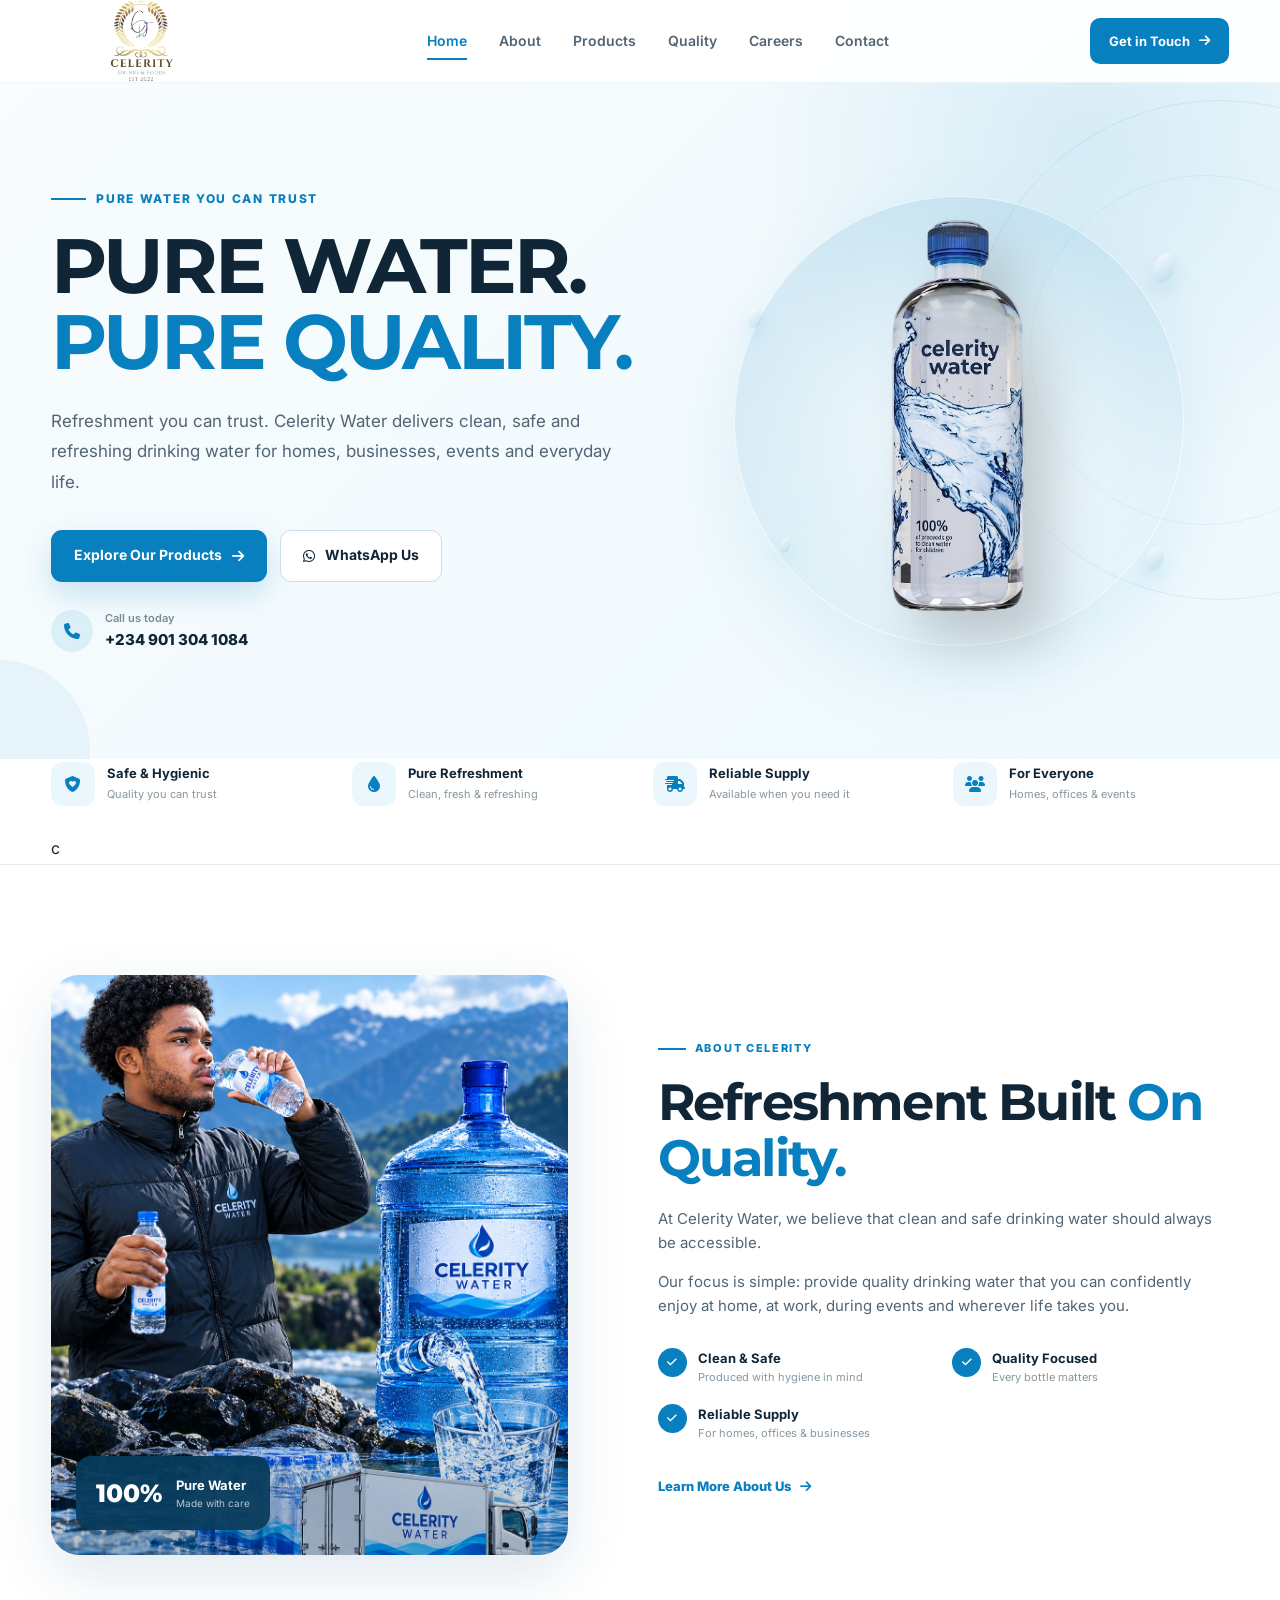
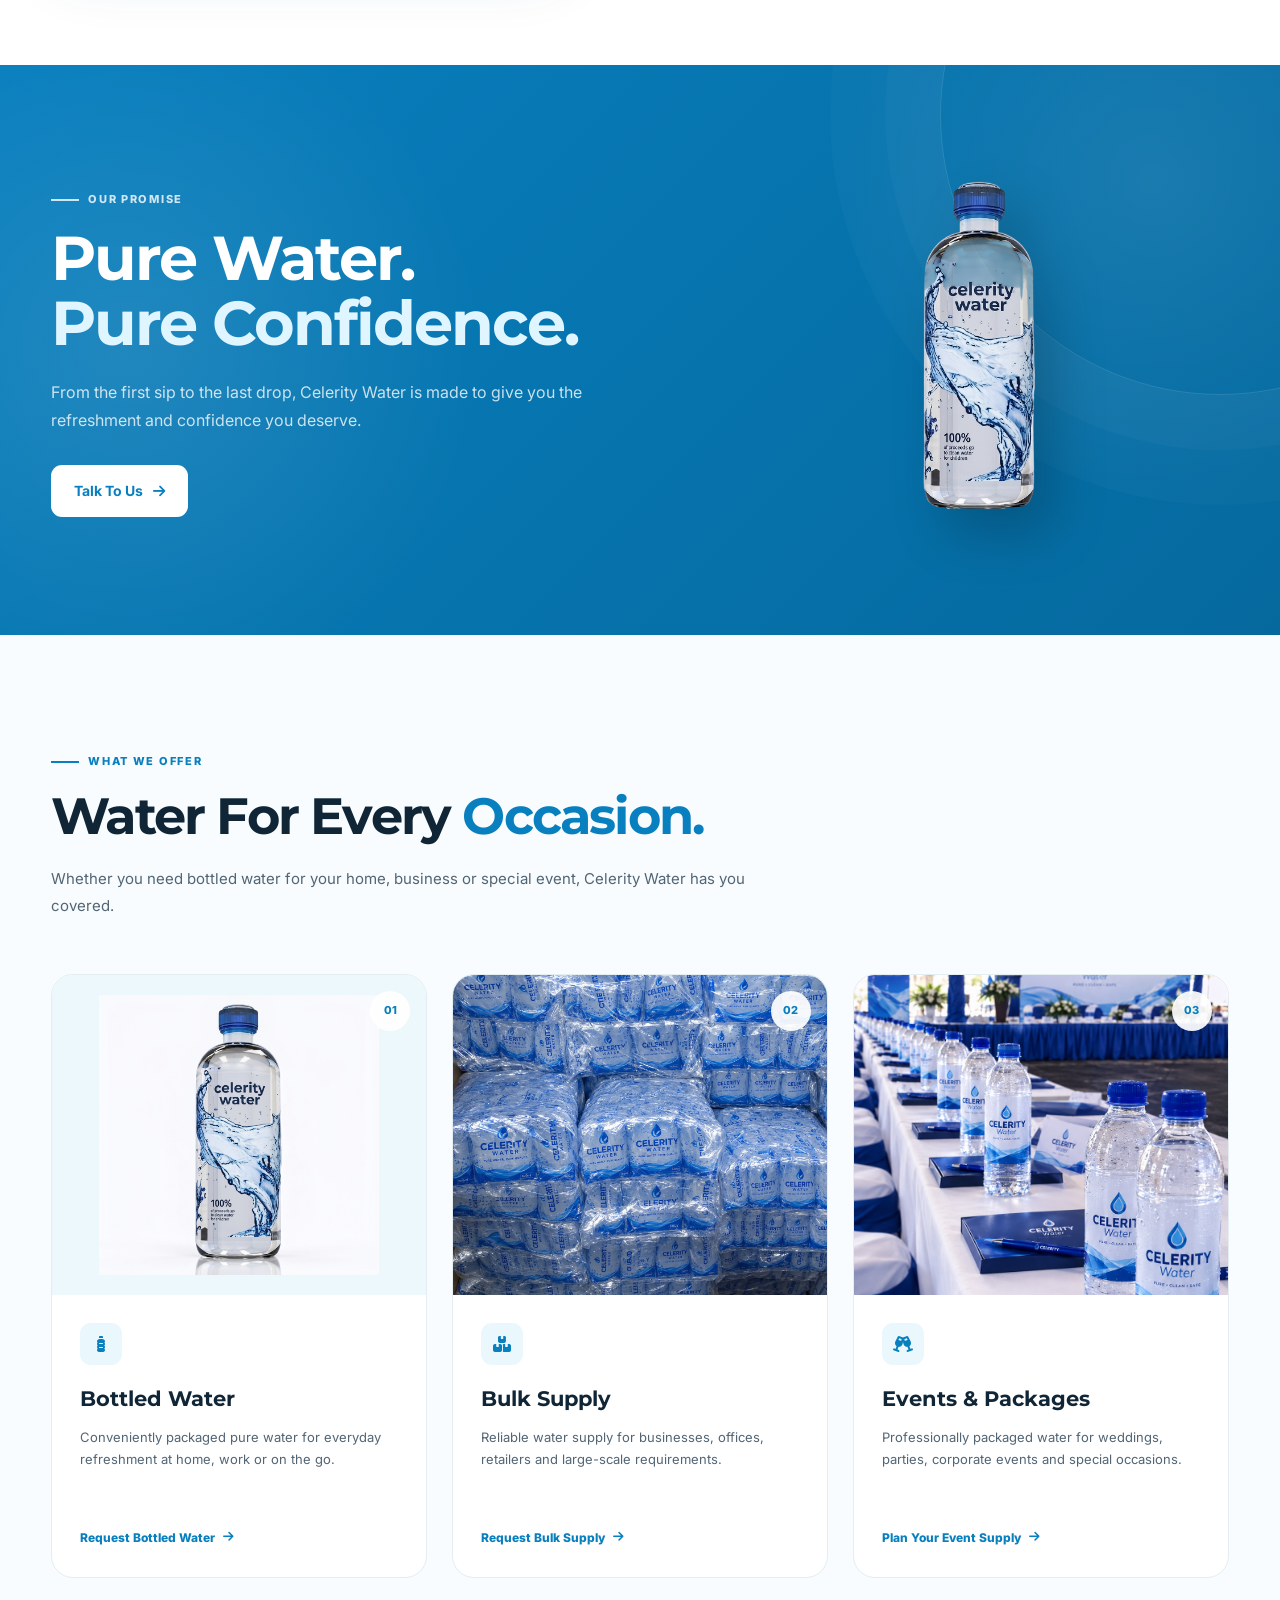
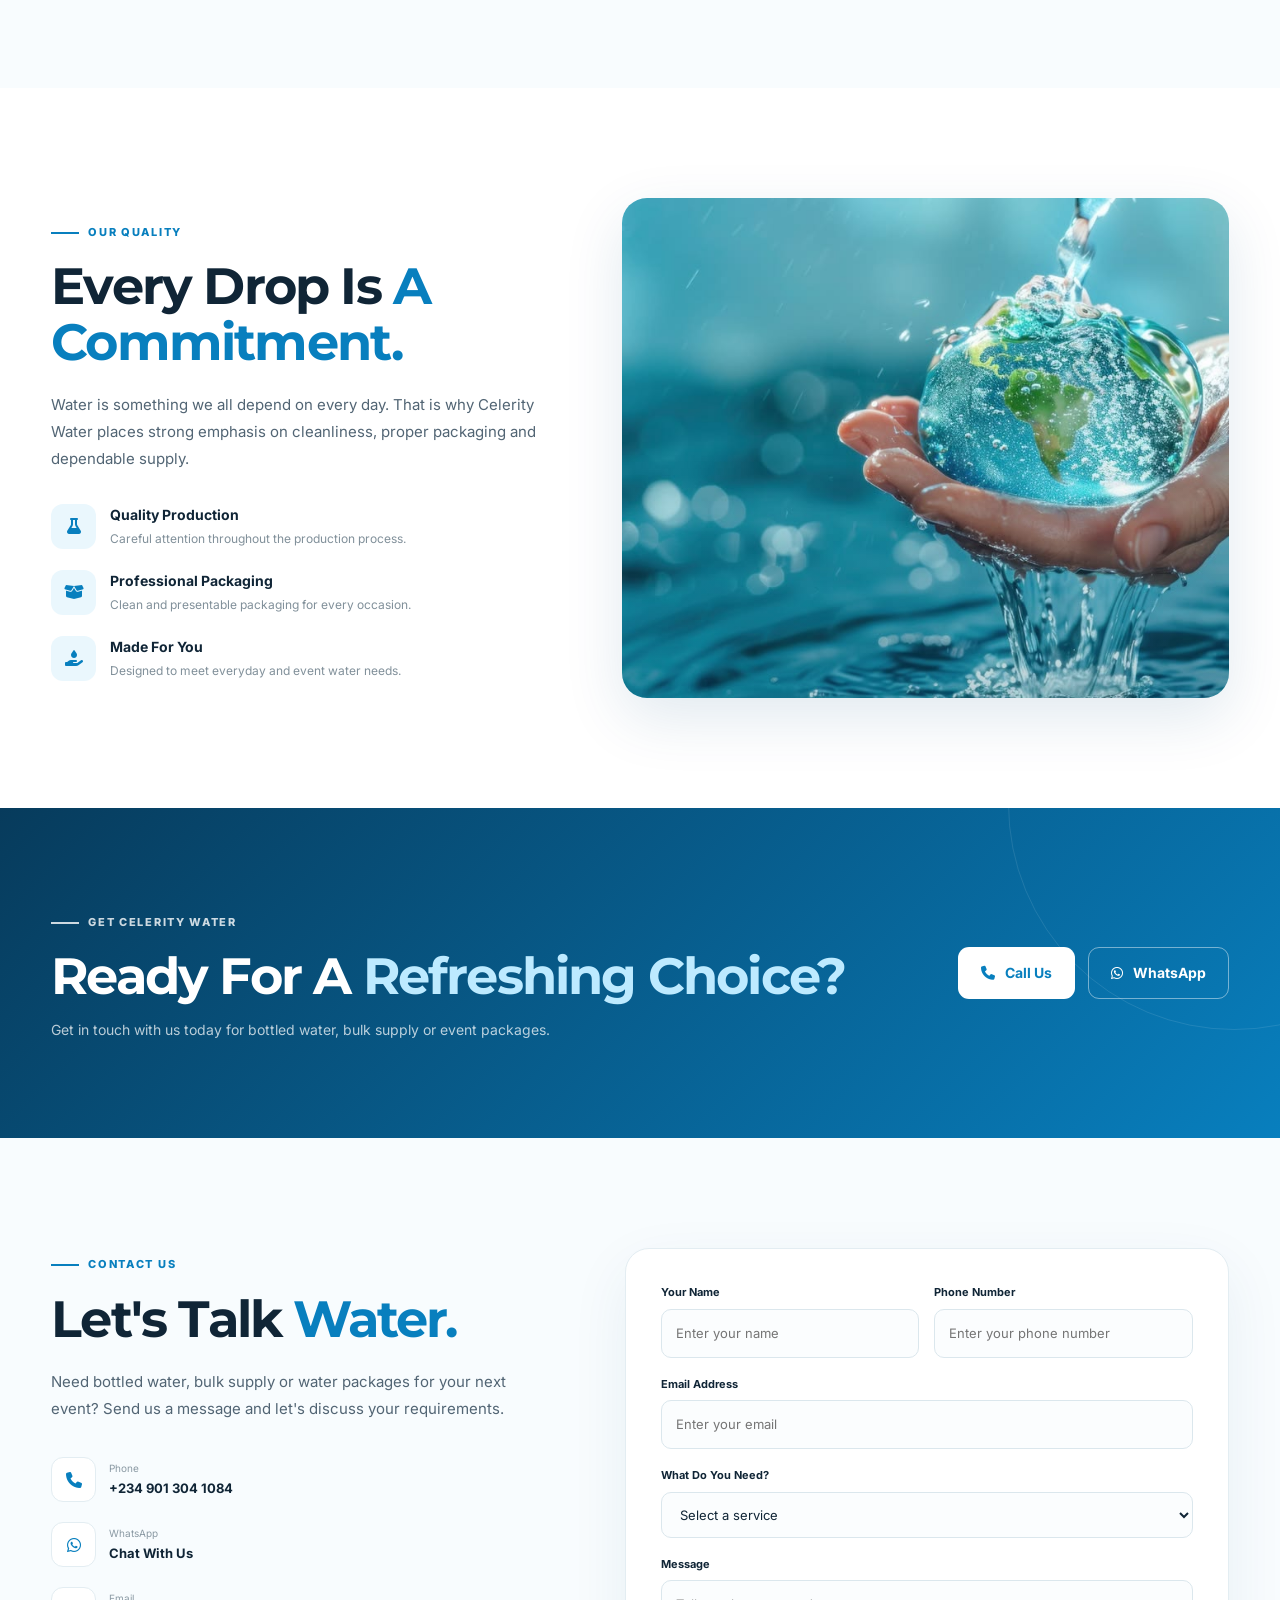
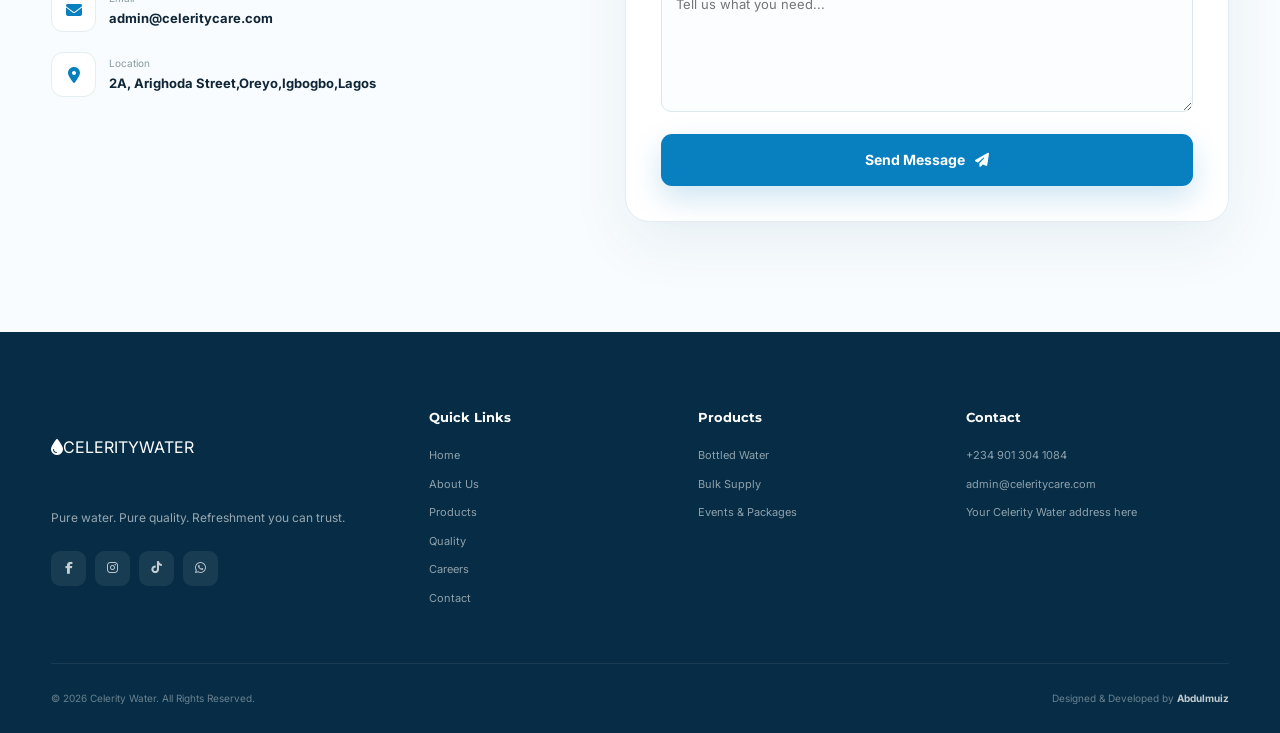
<file: index.html>
<!DOCTYPE html>
<html lang="en">
<head>
    <meta charset="UTF-8">
    <meta name="viewport" content="width=device-width, initial-scale=1.0">

    <meta name="description" content="Celerity Water - Pure Water. Pure Quality. Refreshment You Can Trust.">
    <meta name="theme-color" content="#087fbe">

    <title>Celerity Water | Pure Water. Pure Quality.</title>

    <!-- Google Fonts -->
    <link rel="preconnect" href="https://fonts.googleapis.com">
    <link rel="preconnect" href="https://fonts.gstatic.com" crossorigin>
    <link href="https://fonts.googleapis.com/css2?family=Inter:wght@400;500;600;700;800&family=Montserrat:wght@500;600;700;800&display=swap" rel="stylesheet">

    <!-- Font Awesome -->
    <link rel="stylesheet" href="https://cdnjs.cloudflare.com/ajax/libs/font-awesome/6.5.2/css/all.min.css">

    <!-- CSS -->
    <link rel="stylesheet" href="style.css">

    
</head>

<body>

    <!-- ================= HEADER ================= -->
    <header class="header" id="header">
        <div class="container nav-container">

            <a href="#home" class="logo">
    <img src="img/new logo.png" alt="Celerity Water">
</a>

            <nav class="nav" id="nav">
                <a href="#home" class="nav-link active">Home</a>
                <a href="#about" class="nav-link">About</a>
                <a href="#products" class="nav-link">Products</a>
                <a href="#quality" class="nav-link">Quality</a>
                <a href="career.html" class="nav-link">Careers</a>
                <a href="#contact" class="nav-link">Contact</a>
            </nav>

            <a href="#contact" class="nav-button">
                Get in Touch
                <i class="fa-solid fa-arrow-right"></i>
            </a>

            <button class="menu-btn" id="menuBtn" aria-label="Open navigation menu">
                <i class="fa-solid fa-bars"></i>
            </button>

        </div>
    </header>


    <!-- ================= HERO ================= -->
    <main>

        <section class="hero" id="home">

            <div class="hero-water-shape hero-shape-one"></div>
            <div class="hero-water-shape hero-shape-two"></div>
            <div class="hero-water-shape hero-shape-three"></div>

            <div class="container hero-container">

                <div class="hero-content reveal">

                    <div class="eyebrow">
                        <span class="eyebrow-line"></span>
                        PURE WATER YOU CAN TRUST
                    </div>

                    <h1>
                        PURE WATER.
                        <span>PURE QUALITY.</span>
                    </h1>

                    <p>
                        Refreshment you can trust. Celerity Water delivers
                        clean, safe and refreshing drinking water for homes,
                        businesses, events and everyday life.
                    </p>

                    <div class="hero-buttons">

                        <a href="#products" class="btn btn-primary">
                            Explore Our Products
                            <i class="fa-solid fa-arrow-right"></i>
                        </a>

                        <a href="https://wa.me/2349013041084" class="btn btn-outline" target="_blank">
                            <i class="fa-brands fa-whatsapp"></i>
                            WhatsApp Us
                        </a>

                    </div>

                    <div class="hero-contact">
                        <div class="contact-icon">
                            <i class="fa-solid fa-phone"></i>
                        </div>

                        <div>
                            <span>Call us today</span>
                            <a href="tel:2349013041084">
                                +234 901 304 1084
                            </a>
                        </div>
                    </div>

                </div>


                <!-- REAL BOTTLE IMAGE -->
                <div class="hero-visual reveal">

                    <div class="hero-product">

                        <div class="hero-circle"></div>

                        <div class="hero-shine"></div>

                        <img
                            src="img/new bottle water.png"
                            alt="Celerity Water bottled water"
                            class="hero-image"
                        >

                        <div class="water-drop drop-one"></div>
                        <div class="water-drop drop-two"></div>
                        <div class="water-drop drop-three"></div>
                        <div class="water-drop drop-four"></div>

                    </div>

                </div>

            </div>

        </section>


        <!-- ================= TRUST BAR ================= -->
        <section class="trust-bar">

            <div class="container trust-container">

                <div class="trust-item">
                    <div class="trust-icon">
                        <i class="fa-solid fa-shield-heart"></i>
                    </div>

                    <div>
                        <strong>Safe & Hygienic</strong>
                        <span>Quality you can trust</span>
                    </div>
                </div>


                <div class="trust-item">
                    <div class="trust-icon">
                        <i class="fa-solid fa-droplet"></i>
                    </div>

                    <div>
                        <strong>Pure Refreshment</strong>
                        <span>Clean, fresh & refreshing</span>
                    </div>
                </div>


                <div class="trust-item">
                    <div class="trust-icon">
                        <i class="fa-solid fa-truck-fast"></i>
                    </div>

                    <div>
                        <strong>Reliable Supply</strong>
                        <span>Available when you need it</span>
                    </div>
                </div>


                <div class="trust-item">
                    <div class="trust-icon">
                        <i class="fa-solid fa-users"></i>
                    </div>

                    <div>
                        <strong>For Everyone</strong>
                        <span>Homes, offices & events</span>
                    </div>
                </div>c
            </div>

        </section>


        <!-- ================= ABOUT ================= -->
        <section class="about section" id="about">

            <div class="container about-grid">

                <div class="about-image reveal">

                    <div class="image-frame">

                        <img
                            src="img/celerity ahmad.png"
                            alt="Pure Celerity Water"
                            loading="lazy"
                            decoding="async"
                        >

                        <div class="experience-card">

                            <div class="experience-number">
                                100%
                            </div>

                            <div class="experience-text">
                                <strong>Pure Water</strong>
                                <span>Made with care</span>
                            </div>

                        </div>

                    </div>

                </div>


                <div class="about-content reveal">

                    <div class="section-tag">
                        ABOUT CELERITY
                    </div>

                    <h2>
                        Refreshment Built
                        <span>On Quality.</span>
                    </h2>

                    <p>
                        At Celerity Water, we believe that clean and safe
                        drinking water should always be accessible.
                    </p>

                    <p>
                        Our focus is simple: provide quality drinking water
                        that you can confidently enjoy at home, at work,
                        during events and wherever life takes you.
                    </p>

                    <div class="about-features">

                        <div class="feature-item">

                            <div class="feature-icon">
                                <i class="fa-solid fa-check"></i>
                            </div>

                            <div>
                                <strong>Clean & Safe</strong>
                                <span>Produced with hygiene in mind</span>
                            </div>

                        </div>


                        <div class="feature-item">

                            <div class="feature-icon">
                                <i class="fa-solid fa-check"></i>
                            </div>

                            <div>
                                <strong>Quality Focused</strong>
                                <span>Every bottle matters</span>
                            </div>

                        </div>


                        <div class="feature-item">

                            <div class="feature-icon">
                                <i class="fa-solid fa-check"></i>
                            </div>

                            <div>
                                <strong>Reliable Supply</strong>
                                <span>For homes, offices & businesses</span>
                            </div>

                        </div>

                    </div>

                    <a href="#contact" class="text-link">
                        Learn More About Us
                        <i class="fa-solid fa-arrow-right"></i>
                    </a>

                </div>

            </div>

        </section>


        <!-- ================= BLUE STATEMENT ================= -->
        <section class="statement">

            <div class="statement-water"></div>

            <div class="container statement-container">

                <div class="statement-content reveal">

                    <div class="section-tag light">
                        OUR PROMISE
                    </div>

                    <h2>
                        Pure Water.
                        <span>Pure Confidence.</span>
                    </h2>

                    <p>
                        From the first sip to the last drop, Celerity Water
                        is made to give you the refreshment and confidence
                        you deserve.
                    </p>

                    <a href="#contact" class="btn btn-white">
                        Talk To Us
                        <i class="fa-solid fa-arrow-right"></i>
                    </a>

                </div>


                <div class="statement-visual reveal">

                    <div class="statement-image">

                        <img
                            src="img/new bottle water.png"
                            alt="Celerity Water bottle"
                            loading="lazy"
                            decoding="async"
                        >

                    </div>

                </div>

            </div>

        </section>


        <!-- ================= PRODUCTS ================= -->
        <section class="products section" id="products">

            <div class="container">

                <div class="section-heading reveal">

                    <div class="section-tag">
                        WHAT WE OFFER
                    </div>

                    <h2>
                        Water For Every
                        <span>Occasion.</span>
                    </h2>

                    <p>
                        Whether you need bottled water for your home,
                        business or special event, Celerity Water has you
                        covered.
                    </p>

                </div>


                <div class="products-grid">


                    <!-- PRODUCT 1 -->
                    <article class="product-card reveal">

                        <div class="product-image">

                            <img
                                src="img/new bottle water 2.jpg"
                                alt="Celerity Water bottled water"
                                loading="lazy"
                                decoding="async"
                            >

                            <div class="product-number">
                                01
                            </div>

                        </div>

                        <div class="product-content">

                            <div class="product-icon">
                                <i class="fa-solid fa-bottle-water"></i>
                            </div>

                            <h3>Bottled Water</h3>

                            <p>
                                Conveniently packaged pure water for
                                everyday refreshment at home, work or on
                                the go.
                            </p>

                            <a href="#contact">
                                Request Bottled Water
                                <i class="fa-solid fa-arrow-right"></i>
                            </a>

                        </div>

                    </article>


                    <!-- PRODUCT 2 -->
                    <article class="product-card reveal">

                        <div class="product-image">

                            <img
                                src="img/celerity bag of water.png"
                                alt="Celerity Water bulk water supply"
                                loading="lazy"
                                decoding="async"
                            >

                            <div class="product-number">
                                02
                            </div>

                        </div>

                        <div class="product-content">

                            <div class="product-icon">
                                <i class="fa-solid fa-boxes-stacked"></i>
                            </div>

                            <h3>Bulk Supply</h3>

                            <p>
                                Reliable water supply for businesses,
                                offices, retailers and large-scale
                                requirements.
                            </p>

                            <a href="#contact">
                                Request Bulk Supply
                                <i class="fa-solid fa-arrow-right"></i>
                            </a>

                        </div>

                    </article>


                    <!-- PRODUCT 3 -->
                    <article class="product-card reveal">

                        <div class="product-image">

                            <img
                                src="img/celerity water event.png"
                                alt="Celerity Water event package"
                                loading="lazy"
                                decoding="async"
                            >

                            <div class="product-number">
                                03
                            </div>

                        </div>

                        <div class="product-content">

                            <div class="product-icon">
                                <i class="fa-solid fa-champagne-glasses"></i>
                            </div>

                            <h3>Events & Packages</h3>

                            <p>
                                Professionally packaged water for weddings,
                                parties, corporate events and special
                                occasions.
                            </p>

                            <a href="#contact">
                                Plan Your Event Supply
                                <i class="fa-solid fa-arrow-right"></i>
                            </a>

                        </div>

                    </article>

                </div>

            </div>

        </section>


        <!-- ================= QUALITY ================= -->
        <section class="quality section" id="quality">

            <div class="container quality-grid">

                <div class="quality-content reveal">

                    <div class="section-tag">
                        OUR QUALITY
                    </div>

                    <h2>
                        Every Drop Is
                        <span>A Commitment.</span>
                    </h2>

                    <p>
                        Water is something we all depend on every day.
                        That is why Celerity Water places strong emphasis
                        on cleanliness, proper packaging and dependable
                        supply.
                    </p>

                    <div class="quality-points">

                        <div class="quality-point">

                            <div class="quality-point-icon">
                                <i class="fa-solid fa-flask"></i>
                            </div>

                            <div>
                                <strong>Quality Production</strong>
                                <span>
                                    Careful attention throughout the
                                    production process.
                                </span>
                            </div>

                        </div>


                        <div class="quality-point">

                            <div class="quality-point-icon">
                                <i class="fa-solid fa-box-open"></i>
                            </div>

                            <div>
                                <strong>Professional Packaging</strong>
                                <span>
                                    Clean and presentable packaging for
                                    every occasion.
                                </span>
                            </div>

                        </div>


                        <div class="quality-point">

                            <div class="quality-point-icon">
                                <i class="fa-solid fa-hand-holding-droplet"></i>
                            </div>

                            <div>
                                <strong>Made For You</strong>
                                <span>
                                    Designed to meet everyday and event
                                    water needs.
                                </span>
                            </div>

                        </div>

                    </div>

                </div>


                <div class="quality-image reveal">

                    <img
                        src="img/Não postei no dia 22… Mas a água continua sendo….jpg"
                        alt="Celerity Water quality"
                        loading="lazy"
                        decoding="async"
                    >

                </div>

            </div>

        </section>


        <!-- ================= CTA ================= -->
        <section class="cta">

            <div class="container cta-container">

                <div class="cta-content reveal">

                    <div class="section-tag light">
                        GET CELERITY WATER
                    </div>

                    <h2>
                        Ready For A
                        <span>Refreshing Choice?</span>
                    </h2>

                    <p>
                        Get in touch with us today for bottled water,
                        bulk supply or event packages.
                    </p>

                </div>


                <div class="cta-buttons reveal">

                    <a href="tel:+2349013041084" class="btn btn-white">
                        <i class="fa-solid fa-phone"></i>
                        Call Us
                    </a>

                    <a href="https://wa.me/2349013041084" class="btn btn-outline-light" target="_blank">
                        <i class="fa-brands fa-whatsapp"></i>
                        WhatsApp
                    </a>

                </div>

            </div>

        </section>


        <!-- ================= CONTACT ================= -->
        <section class="contact section" id="contact">

            <div class="container contact-grid">

                <div class="contact-content reveal">

                    <div class="section-tag">
                        CONTACT US
                    </div>

                    <h2>
                        Let's Talk
                        <span>Water.</span>
                    </h2>

                    <p>
                        Need bottled water, bulk supply or water packages
                        for your next event? Send us a message and let's
                        discuss your requirements.
                    </p>


                    <div class="contact-details">

                        <div class="contact-detail">

                            <div class="contact-detail-icon">
                                <i class="fa-solid fa-phone"></i>
                            </div>

                            <div>
                                <span>Phone</span>
                                <a href="tel:+2349013041084">
                                    +234 901 304 1084
                                </a>
                            </div>

                        </div>


                        <div class="contact-detail">

                            <div class="contact-detail-icon">
                                <i class="fa-brands fa-whatsapp"></i>
                            </div>

                            <div>
                                <span>WhatsApp</span>
                                <a href="https://wa.me/2349013041084" target="_blank">
                                    Chat With Us
                                </a>
                            </div>

                        </div>


                        <div class="contact-detail">

                            <div class="contact-detail-icon">
                                <i class="fa-solid fa-envelope"></i>
                            </div>

                            <div>
                                <span>Email</span>
                                <a href="mailto:admin@celeritycare.com">
                                     admin@celeritycare.com
                                </a>
                            </div>

                        </div>


                        <div class="contact-detail">

                            <div class="contact-detail-icon">
                                <i class="fa-solid fa-location-dot"></i>
                            </div>

                            <div>
                                <span>Location</span>
                                <strong>
                                    2A, Arighoda Street,Oreyo,Igbogbo,Lagos
                                </strong>
                            </div>

                        </div>

                    </div>

                </div>


                <div class="contact-form-wrapper reveal">

                    <form class="contact-form" id="contactForm">

                        <div class="form-row">

                            <div class="form-group">

                                <label for="name">Your Name</label>

                                <input
                                    type="text"
                                    id="name"
                                    name="name"
                                    placeholder="Enter your name"
                                    required
                                >

                            </div>


                            <div class="form-group">

                                <label for="phone">Phone Number</label>

                                <input
                                    type="tel"
                                    id="phone"
                                    name="phone"
                                    placeholder="Enter your phone number"
                                    required
                                >

                            </div>

                        </div>


                        <div class="form-group">

                            <label for="email">Email Address</label>

                            <input
                                type="email"
                                id="email"
                                name="email"
                                placeholder="Enter your email"
                            >

                        </div>


                        <div class="form-group">

                            <label for="service">What Do You Need?</label>

                            <select id="service" name="service">

                                <option value="">
                                    Select a service
                                </option>

                                <option value="bottled-water">
                                    Bottled Water
                                </option>

                                <option value="bulk-supply">
                                    Bulk Supply
                                </option>

                                <option value="events">
                                    Events & Packages
                                </option>

                                <option value="other">
                                    Other
                                </option>

                            </select>

                        </div>


                        <div class="form-group">

                            <label for="message">Message</label>

                            <textarea
                                id="message"
                                name="message"
                                rows="5"
                                placeholder="Tell us what you need..."
                                required
                            ></textarea>

                        </div>


                        <button type="submit" class="btn btn-primary form-submit">

                            Send Message

                            <i class="fa-solid fa-paper-plane"></i>

                        </button>

                    </form>

                </div>

            </div>

        </section>

    </main>


    <!-- ================= FOOTER ================= -->
    <footer class="footer">

        <div class="container footer-grid">

            <div class="footer-brand">

                <a href="#home" class="logo footer-logo">

                    <span class="logo-mark">
                        <i class="fa-solid fa-droplet"></i>
                    </span>

                    <span class="logo-text">
                        CELERITY<span>WATER</span>
                    </span>

                </a>

                <p>
                    Pure water. Pure quality.
                    Refreshment you can trust.
                </p>


                <div class="social-links">

                    <a href="#" aria-label="Facebook">
                        <i class="fa-brands fa-facebook-f"></i>
                    </a>

                    <a href="#" aria-label="Instagram">
                        <i class="fa-brands fa-instagram"></i>
                    </a>

                    <a href="#" aria-label="TikTok">
                        <i class="fa-brands fa-tiktok"></i>
                    </a>

                    <a href="https://wa.me/2349013041084" target="_blank" aria-label="WhatsApp">
                        <i class="fa-brands fa-whatsapp"></i>
                    </a>

                </div>

            </div>


            <div class="footer-column">
                <h4>Quick Links</h4>
                <a href="#home">Home</a>
                <a href="#about">About Us</a>
                <a href="#products">Products</a>
                <a href="#quality">Quality</a>
                <a href="career.html">Careers</a>
                <a href="#contact">Contact</a>
            </div>


            <div class="footer-column">

                <h4>Products</h4>

                <a href="#products">Bottled Water</a>
                <a href="#products">Bulk Supply</a>
                <a href="#products">Events & Packages</a>

            </div>


            <div class="footer-column">

                <h4>Contact</h4>

                <a href="tel:+2349013041084">
                    +234 901 304 1084
                </a>

                <a href="mailto:admin@celeritycare.com">
                     admin@celeritycare.com
                </a>

                <span>
                    Your Celerity Water address here
                </span>

            </div>

        </div>


        <div class="container footer-bottom">

            <p>
                © <span id="year"></span> Celerity Water.
                All Rights Reserved.
            </p>

            <p>
                Designed & Developed by
                <strong>Abdulmuiz</strong>
            </p>

        </div>

    </footer>


    <!-- ================= BACK TO TOP ================= -->
    <button class="back-to-top" id="backToTop" aria-label="Back to top">

        <i class="fa-solid fa-arrow-up"></i>

    </button>


    <!-- JavaScript -->
    <script src="script.js"></script>

</body>
</html>
</file>
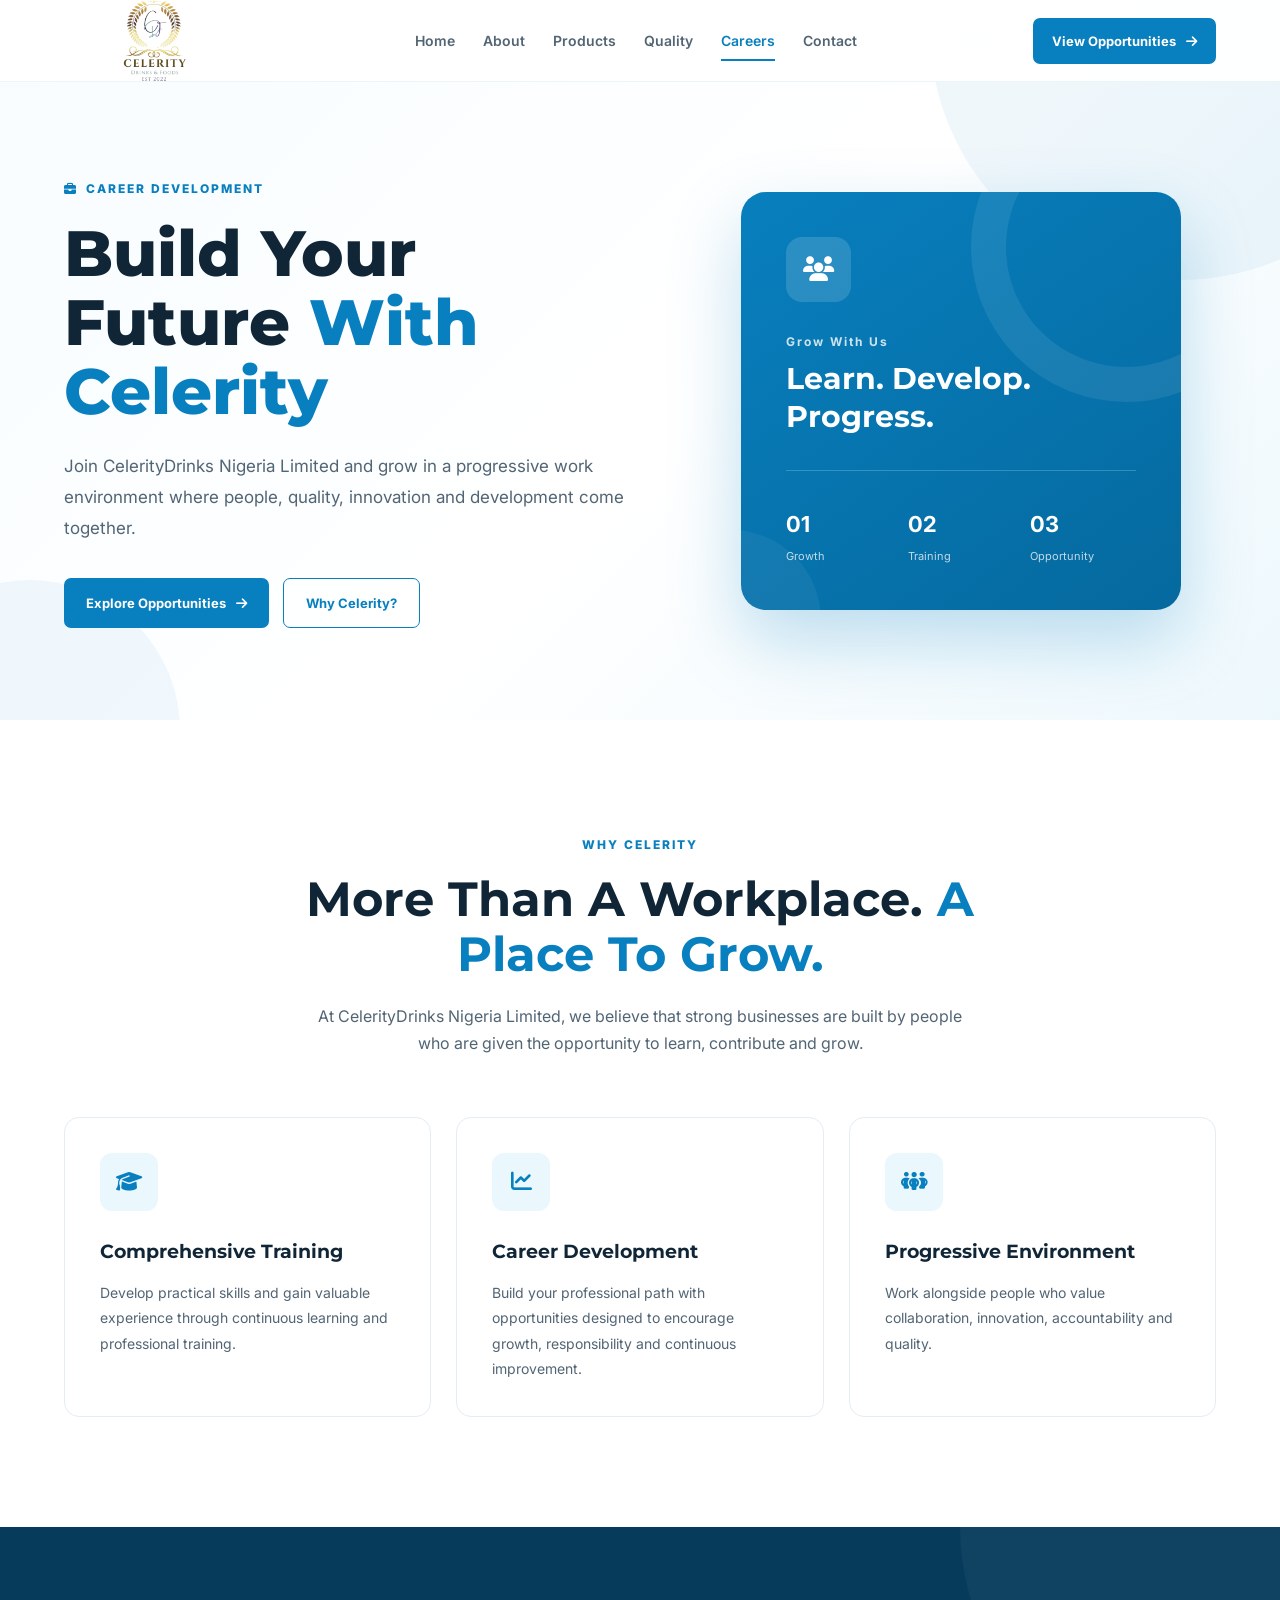
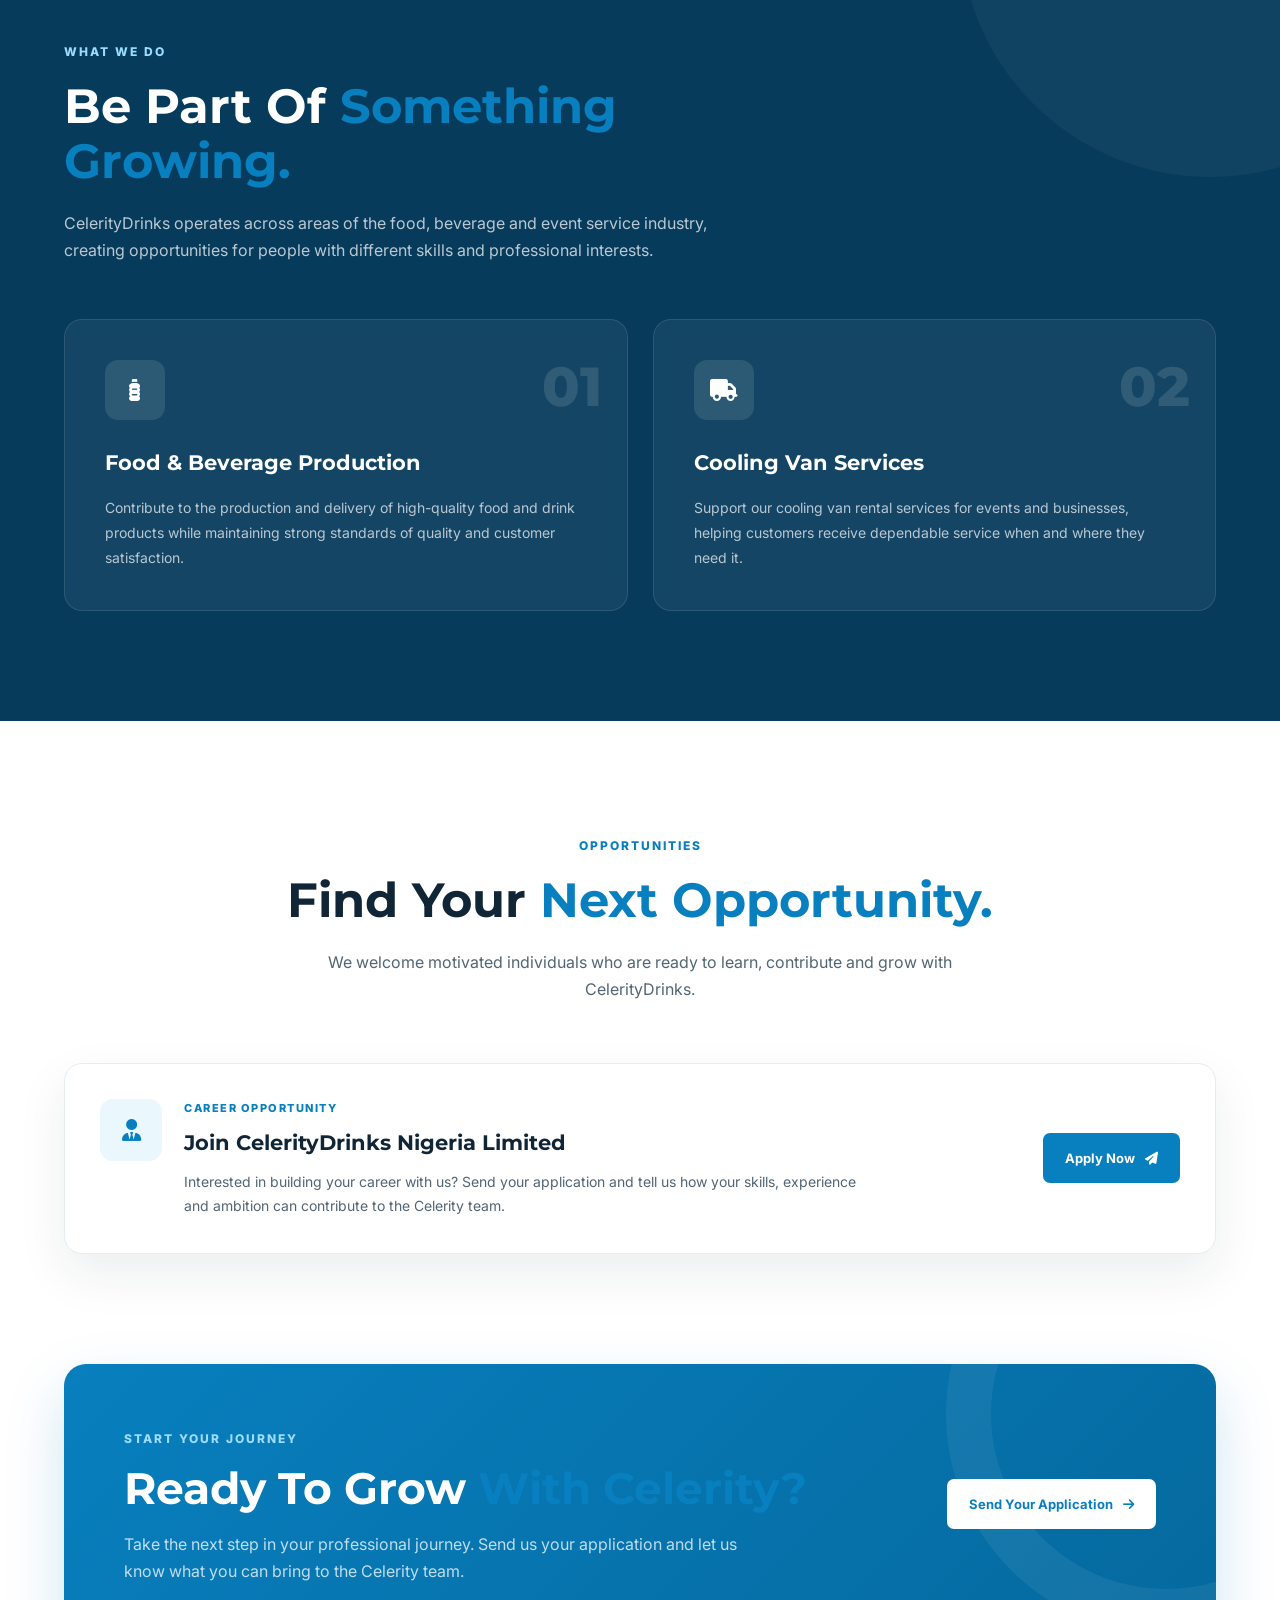
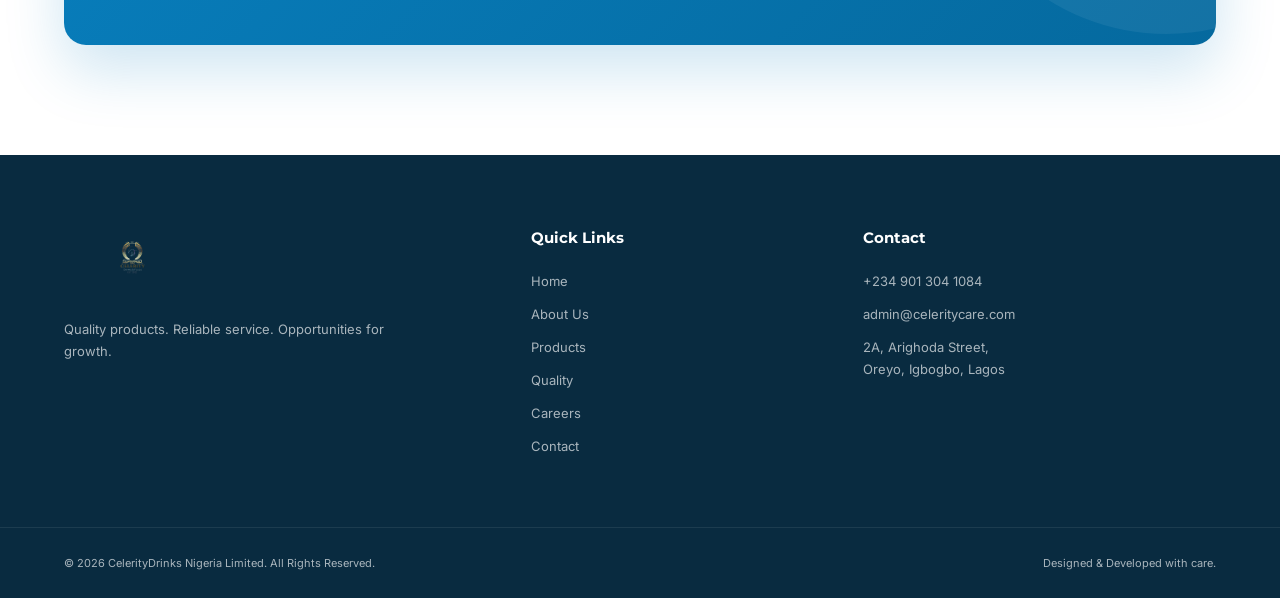
<file: career.html>
<!DOCTYPE html>
<html lang="en">
<head>
    <meta charset="UTF-8">
    <meta name="viewport" content="width=device-width, initial-scale=1.0">

    <title>Careers | CelerityDrinks Nigeria Limited</title>

    <meta
        name="description"
        content="Build your career with CelerityDrinks Nigeria Limited. Explore career development opportunities in food and beverage production and cooling van rental services."
    >

    <!-- Google Fonts -->
    <link rel="preconnect" href="https://fonts.googleapis.com">
    <link rel="preconnect" href="https://fonts.gstatic.com" crossorigin>

    <link
        href="https://fonts.googleapis.com/css2?family=Inter:wght@400;500;600;700&family=Montserrat:wght@500;600;700;800&display=swap"
        rel="stylesheet"
    >

    <!-- Font Awesome -->
    <link
        rel="stylesheet"
        href="https://cdnjs.cloudflare.com/ajax/libs/font-awesome/6.5.2/css/all.min.css"
    >

    <!-- Careers CSS -->
    <link rel="stylesheet" href="style2.css">
</head>

<body>

    <!-- ================= HEADER ================= -->

    <header class="header">

        <div class="container nav-container">

            <a href="index.html" class="logo">
                <img src="img/new logo.png" alt="CelerityDrinks Nigeria Limited">
            </a>

            <nav class="nav" id="nav">
                <a href="index.html#home" class="nav-link">Home</a>
                <a href="index.html#about" class="nav-link">About</a>
                <a href="index.html#products" class="nav-link">Products</a>
                <a href="index.html#quality" class="nav-link">Quality</a>
                <a href="career.html" class="nav-link active">Careers</a>
                <a href="index.html#contact" class="nav-link">Contact</a>
            </nav>

            <a href="#openings" class="nav-button">
                View Opportunities
                <i class="fa-solid fa-arrow-right"></i>
            </a>

            <button
                class="menu-btn"
                id="menuBtn"
                aria-label="Open navigation menu"
            >
                <i class="fa-solid fa-bars"></i>
            </button>

        </div>

    </header>


    <!-- ================= HERO ================= -->

    <main>

        <section class="career-hero">

            <div class="hero-bg-circle circle-one"></div>
            <div class="hero-bg-circle circle-two"></div>

            <div class="container hero-container">

                <div class="hero-content reveal">

                    <span class="eyebrow">
                        <i class="fa-solid fa-briefcase"></i>
                        CAREER DEVELOPMENT
                    </span>

                    <h1>
                        Build Your Future
                        <span>With Celerity</span>
                    </h1>

                    <p>
                        Join CelerityDrinks Nigeria Limited and grow in a
                        progressive work environment where people, quality,
                        innovation and development come together.
                    </p>

                    <div class="hero-buttons">

                        <a href="#openings" class="btn btn-primary">
                            Explore Opportunities
                            <i class="fa-solid fa-arrow-right"></i>
                        </a>

                        <a href="#why-celerity" class="btn btn-outline">
                            Why Celerity?
                        </a>

                    </div>

                </div>


                <div class="hero-visual reveal">

                    <div class="visual-card">

                        <div class="visual-icon">
                            <i class="fa-solid fa-users"></i>
                        </div>

                        <span>Grow With Us</span>

                        <strong>
                            Learn. Develop. Progress.
                        </strong>

                        <div class="visual-line"></div>

                        <div class="visual-stats">

                            <div>
                                <strong>01</strong>
                                <span>Growth</span>
                            </div>

                            <div>
                                <strong>02</strong>
                                <span>Training</span>
                            </div>

                            <div>
                                <strong>03</strong>
                                <span>Opportunity</span>
                            </div>

                        </div>

                    </div>

                </div>

            </div>

        </section>


        <!-- ================= INTRO ================= -->

        <section class="career-intro" id="why-celerity">

            <div class="container">

                <div class="section-heading reveal">

                    <span class="section-label">
                        WHY CELERITY
                    </span>

                    <h2>
                        More Than A Workplace.
                        <span>A Place To Grow.</span>
                    </h2>

                    <p>
                        At CelerityDrinks Nigeria Limited, we believe that
                        strong businesses are built by people who are given
                        the opportunity to learn, contribute and grow.
                    </p>

                </div>


                <div class="benefits-grid">

                    <!-- CARD 1 -->

                    <article class="benefit-card reveal">

                        <div class="benefit-icon">
                            <i class="fa-solid fa-graduation-cap"></i>
                        </div>

                        <h3>
                            Comprehensive Training
                        </h3>

                        <p>
                            Develop practical skills and gain valuable
                            experience through continuous learning and
                            professional training.
                        </p>

                    </article>


                    <!-- CARD 2 -->

                    <article class="benefit-card reveal">

                        <div class="benefit-icon">
                            <i class="fa-solid fa-chart-line"></i>
                        </div>

                        <h3>
                            Career Development
                        </h3>

                        <p>
                            Build your professional path with opportunities
                            designed to encourage growth, responsibility
                            and continuous improvement.
                        </p>

                    </article>


                    <!-- CARD 3 -->

                    <article class="benefit-card reveal">

                        <div class="benefit-icon">
                            <i class="fa-solid fa-people-group"></i>
                        </div>

                        <h3>
                            Progressive Environment
                        </h3>

                        <p>
                            Work alongside people who value collaboration,
                            innovation, accountability and quality.
                        </p>

                    </article>

                </div>

            </div>

        </section>


        <!-- ================= COMPANY AREAS ================= -->

        <section class="career-fields">

            <div class="container">

                <div class="fields-heading reveal">

                    <span class="section-label light">
                        WHAT WE DO
                    </span>

                    <h2>
                        Be Part Of
                        <span>Something Growing.</span>
                    </h2>

                    <p>
                        CelerityDrinks operates across areas of the food,
                        beverage and event service industry, creating
                        opportunities for people with different skills and
                        professional interests.
                    </p>

                </div>


                <div class="fields-grid">

                    <div class="field-card reveal">

                        <div class="field-number">
                            01
                        </div>

                        <div class="field-icon">
                            <i class="fa-solid fa-bottle-water"></i>
                        </div>

                        <h3>
                            Food & Beverage Production
                        </h3>

                        <p>
                            Contribute to the production and delivery of
                            high-quality food and drink products while
                            maintaining strong standards of quality and
                            customer satisfaction.
                        </p>

                    </div>


                    <div class="field-card reveal">

                        <div class="field-number">
                            02
                        </div>

                        <div class="field-icon">
                            <i class="fa-solid fa-truck"></i>
                        </div>

                        <h3>
                            Cooling Van Services
                        </h3>

                        <p>
                            Support our cooling van rental services for
                            events and businesses, helping customers receive
                            dependable service when and where they need it.
                        </p>

                    </div>

                </div>

            </div>

        </section>


        <!-- ================= OPENINGS ================= -->

        <section class="openings" id="openings">

            <div class="container">

                <div class="section-heading reveal">

                    <span class="section-label">
                        OPPORTUNITIES
                    </span>

                    <h2>
                        Find Your
                        <span>Next Opportunity.</span>
                    </h2>

                    <p>
                        We welcome motivated individuals who are ready to
                        learn, contribute and grow with CelerityDrinks.
                    </p>

                </div>


                <div class="opening-card reveal">

                    <div class="opening-main">

                        <div class="opening-icon">
                            <i class="fa-solid fa-user-tie"></i>
                        </div>

                        <div>

                            <span class="opening-status">
                                CAREER OPPORTUNITY
                            </span>

                            <h3>
                                Join CelerityDrinks Nigeria Limited
                            </h3>

                            <p>
                                Interested in building your career with us?
                                Send your application and tell us how your
                                skills, experience and ambition can
                                contribute to the Celerity team.
                            </p>

                        </div>

                    </div>


                    <div class="opening-action">

                        <a
                            href="mailto:admin@celeritycare.com?subject=Career%20Application%20-%20CelerityDrinks%20Nigeria%20Limited"
                            class="btn btn-primary"
                        >
                            Apply Now
                            <i class="fa-solid fa-paper-plane"></i>
                        </a>

                    </div>

                </div>

            </div>

        </section>


        <!-- ================= APPLICATION CTA ================= -->

        <section class="career-cta">

            <div class="container">

                <div class="cta-box reveal">

                    <div class="cta-content">

                        <span class="section-label light">
                            START YOUR JOURNEY
                        </span>

                        <h2>
                            Ready To Grow
                            <span>With Celerity?</span>
                        </h2>

                        <p>
                            Take the next step in your professional journey.
                            Send us your application and let us know what
                            you can bring to the Celerity team.
                        </p>

                    </div>


                    <div class="cta-action">

                        <a
                            href="mailto:admin@celeritycare.com?subject=Career%20Application%20-%20CelerityDrinks%20Nigeria%20Limited"
                            class="btn btn-white"
                        >
                            Send Your Application
                            <i class="fa-solid fa-arrow-right"></i>
                        </a>

                    </div>

                </div>

            </div>

        </section>

    </main>


    <!-- ================= FOOTER ================= -->

    <footer class="footer">

        <div class="container footer-grid">

            <div class="footer-brand">

                <a href="index.html" class="footer-logo">
                    <img
                        src="img/new logo.png"
                        alt="CelerityDrinks Nigeria Limited"
                    >
                </a>

                <p>
                    Quality products. Reliable service.
                    Opportunities for growth.
                </p>

            </div>


            <div class="footer-column">
                <h4>Quick Links</h4>

                <a href="index.html#home">Home</a>
                <a href="index.html#about">About Us</a>
                <a href="index.html#products">Products</a>
                <a href="index.html#quality">Quality</a>
                <a href="career.html">Careers</a>
                <a href="index.html#contact">Contact</a>
            </div>


            <div class="footer-column">

                <h4>
                    Contact
                </h4>

                <a href="tel:+2349013041084">
                    +234 901 304 1084
                </a>

                <a href="mailto:admin@celeritycare.com">
                    admin@celeritycare.com
                </a>

                <span>
                    2A, Arighoda Street,<br>
                    Oreyo, Igbogbo, Lagos
                </span>

            </div>

        </div>


        <div class="footer-bottom">

            <div class="container">

                <p>
                    © 2026 CelerityDrinks Nigeria Limited.
                    All Rights Reserved.
                </p>

                <p>
                    Designed & Developed with care.
                </p>

            </div>

        </div>

    </footer>


    <!-- ================= JAVASCRIPT ================= -->

    <script src="script2.js"></script>

</body>
</html>
</file>
<file: style.css>
/* =========================================================
   CELERITY WATER
   MAIN STYLESHEET
========================================================= */


/* ================= RESET ================= */

* {
    margin: 0;
    padding: 0;
    box-sizing: border-box;
}

html {
    scroll-behavior: smooth;
}

body {
    font-family: "Inter", sans-serif;
    color: #102536;
    background: #ffffff;
    line-height: 1.6;
    overflow-x: hidden;
}

img {
    display: block;
    max-width: 100%;
}

a {
    color: inherit;
    text-decoration: none;
}

button,
input,
textarea,
select {
    font: inherit;
}

button {
    cursor: pointer;
}

.container {
    width: min(1180px, 92%);
    margin: 0 auto;
}

.section {
    padding: 110px 0;
}


/* ================= COLORS ================= */

:root {
    --primary: #087fbe;
    --primary-dark: #05699e;
    --primary-light: #eaf7fd;

    --dark: #102536;
    --dark-blue: #073b5c;

    --text: #526574;
    --white: #ffffff;
    --border: #e3edf2;

    --shadow: 0 20px 60px rgba(0, 77, 120, 0.12);

    --radius: 24px;
}


/* ================= HEADER ================= */

.header {
    position: fixed;
    top: 0;
    left: 0;
    width: 100%;
    z-index: 1000;
    background: rgba(255, 255, 255, 0.94);
    backdrop-filter: blur(15px);
    border-bottom: 1px solid rgba(8, 127, 190, 0.08);
}

.nav-container {
    height: 82px;
    display: flex;
    align-items: center;
    justify-content: space-between;
    gap: 30px;
}


/* ================= IMAGE LOGO ================= */

.logo {
    display: inline-flex;
    align-items: center;
    flex-shrink: 0;
    height: 82px;
}

.logo img {
    width: 175px;
    height: 168px;
    object-fit: contain;
    object-position: center;
    display: block;
}

/* ================= NAV ================= */

.nav {
    display: flex;
    align-items: center;
    gap: 32px;
}

.nav-link {
    position: relative;
    color: #526574;
    font-size: 14px;
    font-weight: 600;
    transition: 0.3s ease;
}

.nav-link::after {
    content: "";
    position: absolute;
    left: 0;
    bottom: -8px;
    width: 0;
    height: 2px;
    background: var(--primary);
    transition: 0.3s ease;
}

.nav-link:hover,
.nav-link.active {
    color: var(--primary);
}

.nav-link:hover::after,
.nav-link.active::after {
    width: 100%;
}

.nav-button {
    display: inline-flex;
    align-items: center;
    gap: 9px;
    padding: 13px 19px;
    color: white;
    background: var(--primary);
    border-radius: 10px;
    font-size: 13px;
    font-weight: 700;
    transition: 0.3s ease;
}

.nav-button:hover {
    background: var(--primary-dark);
    transform: translateY(-2px);
}

.menu-btn {
    display: none;
    border: 0;
    background: transparent;
    color: var(--dark);
    font-size: 25px;
}


/* ================= HERO ================= */

.hero {
    position: relative;
    min-height: 760px;
    padding-top: 82px;
    overflow: hidden;
    background:
        radial-gradient(circle at 85% 20%, rgba(8, 127, 190, 0.12), transparent 28%),
        linear-gradient(135deg, #f8fcfe 0%, #eef9fd 100%);
}

.hero-container {
    min-height: 678px;
    display: grid;
    grid-template-columns: 1.05fr 0.95fr;
    align-items: center;
    gap: 40px;
}


/* ================= HERO SHAPES ================= */

.hero-water-shape {
    position: absolute;
    border-radius: 50%;
    pointer-events: none;
}

.hero-shape-one {
    width: 500px;
    height: 500px;
    right: -190px;
    top: 100px;
    border: 1px solid rgba(8, 127, 190, 0.1);
}

.hero-shape-two {
    width: 350px;
    height: 350px;
    right: -100px;
    top: 175px;
    border: 1px solid rgba(8, 127, 190, 0.08);
}

.hero-shape-three {
    width: 180px;
    height: 180px;
    left: -90px;
    bottom: -80px;
    background: rgba(8, 127, 190, 0.06);
}


/* ================= HERO CONTENT ================= */

.hero-content {
    position: relative;
    z-index: 5;
}

.eyebrow {
    display: flex;
    align-items: center;
    gap: 10px;
    margin-bottom: 20px;
    color: var(--primary);
    font-size: 12px;
    font-weight: 800;
    letter-spacing: 1.7px;
}

.eyebrow-line {
    width: 35px;
    height: 2px;
    background: var(--primary);
}

.hero h1 {
    max-width: 650px;
    font-family: "Montserrat", sans-serif;
    color: var(--dark);
    font-size: clamp(46px, 6vw, 78px);
    line-height: 0.98;
    letter-spacing: -3px;
    margin-bottom: 27px;
}

.hero h1 span {
    display: block;
    color: var(--primary);
}

.hero p {
    max-width: 570px;
    margin-bottom: 32px;
    color: var(--text);
    font-size: 17px;
    line-height: 1.8;
}


/* ================= BUTTONS ================= */

.hero-buttons,
.cta-buttons {
    display: flex;
    flex-wrap: wrap;
    align-items: center;
    gap: 13px;
}

.btn {
    min-height: 52px;
    display: inline-flex;
    align-items: center;
    justify-content: center;
    gap: 10px;
    padding: 0 22px;
    border-radius: 11px;
    border: 1px solid transparent;
    font-size: 14px;
    font-weight: 700;
    transition: 0.3s ease;
}

.btn-primary {
    color: white;
    background: var(--primary);
    box-shadow: 0 12px 30px rgba(8, 127, 190, 0.2);
}

.btn-primary:hover {
    background: var(--primary-dark);
    transform: translateY(-3px);
    box-shadow: 0 18px 35px rgba(8, 127, 190, 0.28);
}

.btn-outline {
    color: var(--dark);
    border-color: #cbdfe8;
    background: white;
}

.btn-outline:hover {
    color: var(--primary);
    border-color: var(--primary);
    transform: translateY(-3px);
}

.btn-white {
    color: var(--primary);
    background: white;
}

.btn-white:hover {
    transform: translateY(-3px);
    box-shadow: 0 15px 30px rgba(0, 0, 0, 0.12);
}

.btn-outline-light {
    color: white;
    border-color: rgba(255, 255, 255, 0.45);
    background: transparent;
}

.btn-outline-light:hover {
    color: var(--primary);
    background: white;
    border-color: white;
}


/* ================= HERO CONTACT ================= */

.hero-contact {
    display: flex;
    align-items: center;
    gap: 12px;
    margin-top: 28px;
}

.contact-icon {
    width: 42px;
    height: 42px;
    display: grid;
    place-items: center;
    color: var(--primary);
    background: rgba(8, 127, 190, 0.1);
    border-radius: 50%;
}

.hero-contact span {
    display: block;
    color: #7a8b96;
    font-size: 11px;
    font-weight: 600;
}

.hero-contact a {
    color: var(--dark);
    font-size: 15px;
    font-weight: 800;
}


/* ================= HERO IMAGE ================= */

.hero-visual {
    position: relative;
    z-index: 3;
}

.hero-product {
    height: 600px;
    position: relative;
    display: flex;
    align-items: center;
    justify-content: center;
}

.hero-circle {
    position: absolute;
    width: 450px;
    height: 450px;
    border-radius: 50%;
    background: linear-gradient(
        145deg,
        rgba(8, 127, 190, 0.15),
        rgba(8, 127, 190, 0.03)
    );
    box-shadow:
        inset 0 0 0 1px rgba(255, 255, 255, 0.7),
        0 30px 80px rgba(8, 127, 190, 0.1);
    z-index: 1;
}

.hero-shine {
    position: absolute;
    width: 270px;
    height: 270px;
    border-radius: 50%;
    background: rgba(255, 255, 255, 0.6);
    filter: blur(70px);
    z-index: 2;
}

.hero-image {
    position: relative;
    z-index: 4;
    width: min(100%, 430px);
    max-height: 570px;
    height: auto;
    object-fit: contain;
    filter: drop-shadow(25px 30px 25px rgba(0, 0, 0, 0.18));
    animation: floatingImage 4s ease-in-out infinite;
}

@keyframes floatingImage {

    0%,
    100% {
        transform: translateY(0);
    }

    50% {
        transform: translateY(-13px);
    }
}


/* ================= WATER DROPS ================= */

.water-drop {
    position: absolute;
    z-index: 5;
    border-radius: 70% 30% 70% 30%;
    background: linear-gradient(
        145deg,
        rgba(255, 255, 255, 0.9),
        rgba(8, 127, 190, 0.2)
    );
    box-shadow: 0 10px 20px rgba(8, 127, 190, 0.12);
    animation: dropFloat 4s ease-in-out infinite;
}

.drop-one {
    width: 22px;
    height: 30px;
    right: 10%;
    top: 22%;
}

.drop-two {
    width: 15px;
    height: 21px;
    left: 11%;
    top: 31%;
    animation-delay: 0.8s;
}

.drop-three {
    width: 18px;
    height: 25px;
    right: 12%;
    bottom: 25%;
    animation-delay: 1.2s;
}

.drop-four {
    width: 11px;
    height: 16px;
    left: 17%;
    bottom: 28%;
    animation-delay: 1.8s;
}

@keyframes dropFloat {

    0%,
    100% {
        transform: translateY(0) rotate(20deg);
    }

    50% {
        transform: translateY(-10px) rotate(20deg);
    }
}


/* ================= TRUST BAR ================= */

.trust-bar {
    position: relative;
    z-index: 10;
    margin-top: -1px;
    background: white;
    border-bottom: 1px solid var(--border);
}

.trust-container {
    min-height: 105px;
    display: grid;
    grid-template-columns: repeat(4, 1fr);
    gap: 25px;
    align-items: center;
}

.trust-item {
    display: flex;
    align-items: center;
    gap: 12px;
}

.trust-icon {
    width: 44px;
    height: 44px;
    flex-shrink: 0;
    display: grid;
    place-items: center;
    color: var(--primary);
    background: var(--primary-light);
    border-radius: 12px;
}

.trust-item strong,
.trust-item span {
    display: block;
}

.trust-item strong {
    color: var(--dark);
    font-size: 13px;
}

.trust-item span {
    margin-top: 2px;
    color: #8796a0;
    font-size: 11px;
}


/* ================= SECTION TAG ================= */

.section-tag {
    display: inline-flex;
    align-items: center;
    gap: 9px;
    margin-bottom: 17px;
    color: var(--primary);
    font-size: 11px;
    font-weight: 800;
    letter-spacing: 1.7px;
}

.section-tag::before {
    content: "";
    width: 28px;
    height: 2px;
    background: var(--primary);
}

.section-tag.light {
    color: rgba(255, 255, 255, 0.8);
}

.section-tag.light::before {
    background: rgba(255, 255, 255, 0.8);
}


/* ================= ABOUT ================= */

.about {
    background: white;
}

.about-grid {
    display: grid;
    grid-template-columns: 0.95fr 1.05fr;
    align-items: center;
    gap: 90px;
}

.about-image {
    position: relative;
}

.image-frame {
    position: relative;
    height: 580px;
    overflow: hidden;
    border-radius: 28px;
    background: #eaf7fd;
    box-shadow: var(--shadow);
}

.image-frame::after {
    content: "";
    position: absolute;
    inset: 0;
    background: linear-gradient(
        180deg,
        transparent 55%,
        rgba(0, 40, 65, 0.25)
    );
    pointer-events: none;
}

.image-frame img {
    width: 100%;
    height: 100%;
    object-fit: cover;
    object-position: center;
}

.experience-card {
    position: absolute;
    z-index: 3;
    left: 25px;
    bottom: 25px;
    display: flex;
    align-items: center;
    gap: 14px;
    padding: 17px 20px;
    color: white;
    background: rgba(7, 59, 92, 0.94);
    border-radius: 15px;
    box-shadow: 0 15px 40px rgba(0, 30, 50, 0.2);
}

.experience-number {
    font-family: "Montserrat", sans-serif;
    font-size: 25px;
    font-weight: 800;
}

.experience-text strong,
.experience-text span {
    display: block;
}

.experience-text strong {
    font-size: 13px;
}

.experience-text span {
    color: rgba(255, 255, 255, 0.7);
    font-size: 10px;
}

.about-content h2,
.section-heading h2,
.quality-content h2,
.cta h2,
.contact-content h2 {
    font-family: "Montserrat", sans-serif;
    color: var(--dark);
    font-size: clamp(35px, 4vw, 55px);
    line-height: 1.08;
    letter-spacing: -1.8px;
    margin-bottom: 22px;
}

.about-content h2 span,
.section-heading h2 span,
.quality-content h2 span,
.cta h2 span,
.contact-content h2 span {
    color: var(--primary);
}

.about-content > p {
    color: var(--text);
    font-size: 15px;
    margin-bottom: 15px;
    max-width: 580px;
}

.about-features {
    display: grid;
    grid-template-columns: 1fr 1fr;
    gap: 18px;
    margin: 30px 0;
}

.feature-item {
    display: flex;
    align-items: flex-start;
    gap: 11px;
}

.feature-icon {
    width: 29px;
    height: 29px;
    flex-shrink: 0;
    display: grid;
    place-items: center;
    color: white;
    background: var(--primary);
    border-radius: 50%;
    font-size: 11px;
}

.feature-item strong,
.feature-item span {
    display: block;
}

.feature-item strong {
    color: var(--dark);
    font-size: 13px;
}

.feature-item span {
    color: #8796a0;
    font-size: 11px;
}

.text-link {
    display: inline-flex;
    align-items: center;
    gap: 9px;
    color: var(--primary);
    font-size: 13px;
    font-weight: 800;
}

.text-link i {
    transition: 0.3s ease;
}

.text-link:hover i {
    transform: translateX(5px);
}


/* ================= BLUE STATEMENT ================= */

.statement {
    position: relative;
    overflow: hidden;
    background: linear-gradient(
        135deg,
        #087fbe 0%,
        #05699e 100%
    );
    color: white;
}

.statement::before {
    content: "";
    position: absolute;
    inset: 0;
    background:
        radial-gradient(
            circle at 10% 50%,
            rgba(255, 255, 255, 0.1),
            transparent 30%
        ),
        radial-gradient(
            circle at 90% 20%,
            rgba(255, 255, 255, 0.08),
            transparent 25%
        );
}

.statement-water {
    position: absolute;
    width: 560px;
    height: 560px;
    right: -220px;
    top: -230px;
    border: 1px solid rgba(255, 255, 255, 0.13);
    border-radius: 50%;
    box-shadow:
        0 0 0 55px rgba(255, 255, 255, 0.025),
        0 0 0 110px rgba(255, 255, 255, 0.018);
}

.statement-container {
    position: relative;
    z-index: 2;
    min-height: 570px;
    display: grid;
    grid-template-columns: 1fr 0.8fr;
    align-items: center;
    gap: 60px;
}

.statement-content h2 {
    max-width: 650px;
    font-family: "Montserrat", sans-serif;
    color: white;
    font-size: clamp(38px, 5vw, 62px);
    line-height: 1.05;
    letter-spacing: -2px;
    margin-bottom: 22px;
}

.statement-content h2 span {
    display: block;
    color: #dff5ff;
}

.statement-content p {
    max-width: 570px;
    color: rgba(255, 255, 255, 0.78);
    font-size: 16px;
    line-height: 1.8;
    margin-bottom: 30px;
}

.statement-visual {
    display: flex;
    justify-content: center;
    align-items: center;
}

.statement-image {
    position: relative;
    z-index: 2;
    width: min(100%, 360px);
    display: flex;
    justify-content: center;
    align-items: center;
}

.statement-image img {
    width: 100%;
    height: auto;
    max-height: 500px;
    object-fit: contain;
    filter: drop-shadow(20px 25px 25px rgba(0, 0, 0, 0.2));
    animation: floatingImage 4s ease-in-out infinite;
}


/* ================= PRODUCTS ================= */

.products {
    background: #f8fcfe;
}

.section-heading {
    max-width: 720px;
    margin-bottom: 55px;
}

.section-heading p {
    color: var(--text);
    font-size: 15px;
    line-height: 1.8;
}

.products-grid {
    display: grid;
    grid-template-columns: repeat(3, 1fr);
    gap: 25px;
}

.product-card {
    overflow: hidden;
    background: white;
    border: 1px solid var(--border);
    border-radius: 22px;
    transition: 0.35s ease;
}

.product-card:hover {
    transform: translateY(-8px);
    box-shadow: var(--shadow);
}

.product-image {
    position: relative;
    width: 100%;
    height: 320px;
    overflow: hidden;
    background: #edf8fc;
}

.product-image img {
    width: 100%;
    height: 100%;
    object-fit: cover;
    transition: 0.5s ease;
}

.product-card:first-child .product-image img {
    object-fit: contain;
    padding: 20px;
}

.product-card:hover .product-image img {
    transform: scale(1.04);
}

.product-number {
    position: absolute;
    right: 16px;
    top: 16px;
    width: 40px;
    height: 40px;
    display: grid;
    place-items: center;
    color: var(--primary);
    background: rgba(255, 255, 255, 0.92);
    border-radius: 50%;
    font-size: 11px;
    font-weight: 800;
}

.product-content {
    padding: 28px;
}

.product-icon {
    width: 42px;
    height: 42px;
    display: grid;
    place-items: center;
    margin-bottom: 17px;
    color: var(--primary);
    background: var(--primary-light);
    border-radius: 11px;
}

.product-content h3 {
    color: var(--dark);
    font-family: "Montserrat", sans-serif;
    font-size: 21px;
    margin-bottom: 10px;
}

.product-content p {
    min-height: 76px;
    color: var(--text);
    font-size: 13px;
    line-height: 1.75;
    margin-bottom: 22px;
}

.product-content a {
    display: inline-flex;
    align-items: center;
    gap: 8px;
    color: var(--primary);
    font-size: 12px;
    font-weight: 800;
}

.product-content a i {
    transition: 0.3s ease;
}

.product-content a:hover i {
    transform: translateX(5px);
}


/* ================= QUALITY ================= */

.quality {
    background: white;
}

.quality-grid {
    display: grid;
    grid-template-columns: 0.9fr 1.1fr;
    align-items: center;
    gap: 75px;
}

.quality-content > p {
    max-width: 580px;
    color: var(--text);
    font-size: 15px;
    line-height: 1.8;
}

.quality-points {
    display: grid;
    gap: 21px;
    margin-top: 32px;
}

.quality-point {
    display: flex;
    align-items: flex-start;
    gap: 14px;
}

.quality-point-icon {
    width: 45px;
    height: 45px;
    flex-shrink: 0;
    display: grid;
    place-items: center;
    color: var(--primary);
    background: var(--primary-light);
    border-radius: 12px;
}

.quality-point strong,
.quality-point span {
    display: block;
}

.quality-point strong {
    color: var(--dark);
    font-size: 14px;
    margin-bottom: 3px;
}

.quality-point span {
    color: #81909a;
    font-size: 12px;
    line-height: 1.6;
}

.quality-image {
    position: relative;
    width: 100%;
    height: 500px;
    overflow: hidden;
    border-radius: 25px;
    background: #eaf7fd;
    box-shadow: var(--shadow);
}

.quality-image::after {
    content: "";
    position: absolute;
    inset: 0;
    background: linear-gradient(
        180deg,
        transparent 50%,
        rgba(3, 45, 70, 0.2)
    );
    pointer-events: none;
}

.quality-image img {
    width: 100%;
    height: 100%;
    object-fit: cover;
    object-position: center;
    transition: 0.5s ease;
}

.quality-image:hover img {
    transform: scale(1.03);
}


/* ================= CTA ================= */

.cta {
    position: relative;
    overflow: hidden;
    background: linear-gradient(
        135deg,
        #073b5c,
        #087fbe
    );
    color: white;
}

.cta::before {
    content: "";
    position: absolute;
    width: 450px;
    height: 450px;
    right: -180px;
    top: -230px;
    border: 1px solid rgba(255, 255, 255, 0.1);
    border-radius: 50%;
}

.cta-container {
    min-height: 330px;
    position: relative;
    z-index: 2;
    display: flex;
    align-items: center;
    justify-content: space-between;
    gap: 50px;
}

.cta h2 {
    color: white;
    margin-bottom: 15px;
}

.cta h2 span {
    color: #bdeaff;
}

.cta p {
    max-width: 560px;
    color: rgba(255, 255, 255, 0.72);
    font-size: 14px;
}


/* ================= CONTACT ================= */

.contact {
    background: #f8fcfe;
}

.contact-grid {
    display: grid;
    grid-template-columns: 0.9fr 1.1fr;
    gap: 80px;
    align-items: start;
}

.contact-content > p {
    max-width: 550px;
    color: var(--text);
    font-size: 15px;
    line-height: 1.8;
    margin-bottom: 35px;
}

.contact-details {
    display: grid;
    gap: 20px;
}

.contact-detail {
    display: flex;
    align-items: center;
    gap: 13px;
}

.contact-detail-icon {
    width: 45px;
    height: 45px;
    flex-shrink: 0;
    display: grid;
    place-items: center;
    color: var(--primary);
    background: white;
    border: 1px solid var(--border);
    border-radius: 12px;
}

.contact-detail span,
.contact-detail a,
.contact-detail strong {
    display: block;
}

.contact-detail span {
    color: #8a99a3;
    font-size: 10px;
    margin-bottom: 2px;
}

.contact-detail a,
.contact-detail strong {
    color: var(--dark);
    font-size: 13px;
    font-weight: 700;
}

.contact-detail a:hover {
    color: var(--primary);
}


/* ================= FORM ================= */

.contact-form-wrapper {
    padding: 35px;
    background: white;
    border: 1px solid var(--border);
    border-radius: 24px;
    box-shadow: 0 20px 60px rgba(0, 70, 110, 0.07);
}

.contact-form {
    display: grid;
    gap: 18px;
}

.form-row {
    display: grid;
    grid-template-columns: 1fr 1fr;
    gap: 15px;
}

.form-group {
    display: grid;
    gap: 7px;
}

.form-group label {
    color: var(--dark);
    font-size: 11px;
    font-weight: 700;
}

.form-group input,
.form-group textarea,
.form-group select {
    width: 100%;
    outline: none;
    border: 1px solid #dbe7ed;
    border-radius: 10px;
    padding: 13px 14px;
    color: var(--dark);
    background: #fbfdfe;
    font-size: 13px;
    transition: 0.3s ease;
}

.form-group textarea {
    resize: vertical;
    min-height: 130px;
}

.form-group input:focus,
.form-group textarea:focus,
.form-group select:focus {
    border-color: var(--primary);
    background: white;
    box-shadow: 0 0 0 3px rgba(8, 127, 190, 0.08);
}

.form-submit {
    width: 100%;
    border: 0;
    margin-top: 4px;
}


/* ================= FOOTER ================= */

.footer {
    background: #062d45;
    color: white;
}

.footer-grid {
    display: grid;
    grid-template-columns: 1.5fr 1fr 1fr 1.2fr;
    gap: 50px;
    padding: 75px 0 55px;
}

.footer-logo {
    margin-bottom: 18px;
}

.footer-brand p {
    max-width: 300px;
    color: rgba(255, 255, 255, 0.58);
    font-size: 12px;
    line-height: 1.8;
}

.social-links {
    display: flex;
    gap: 9px;
    margin-top: 22px;
}

.social-links a {
    width: 35px;
    height: 35px;
    display: grid;
    place-items: center;
    color: rgba(255, 255, 255, 0.75);
    background: rgba(255, 255, 255, 0.07);
    border-radius: 9px;
    font-size: 12px;
    transition: 0.3s ease;
}

.social-links a:hover {
    color: white;
    background: var(--primary);
    transform: translateY(-3px);
}

.footer-column {
    display: flex;
    flex-direction: column;
    align-items: flex-start;
    gap: 11px;
}

.footer-column h4 {
    margin-bottom: 8px;
    font-family: "Montserrat", sans-serif;
    font-size: 13px;
}

.footer-column a,
.footer-column span {
    color: rgba(255, 255, 255, 0.55);
    font-size: 11px;
    line-height: 1.6;
    transition: 0.3s ease;
}

.footer-column a:hover {
    color: white;
}

.footer-bottom {
    min-height: 70px;
    display: flex;
    align-items: center;
    justify-content: space-between;
    gap: 20px;
    border-top: 1px solid rgba(255, 255, 255, 0.08);
}

.footer-bottom p {
    color: rgba(255, 255, 255, 0.4);
    font-size: 10px;
}

.footer-bottom strong {
    color: rgba(255, 255, 255, 0.75);
}


/* ================= BACK TO TOP ================= */

.back-to-top {
    position: fixed;
    right: 25px;
    bottom: 25px;
    z-index: 900;
    width: 45px;
    height: 45px;
    display: grid;
    place-items: center;
    color: white;
    background: var(--primary);
    border: 0;
    border-radius: 50%;
    box-shadow: 0 10px 30px rgba(8, 127, 190, 0.25);
    opacity: 0;
    visibility: hidden;
    transform: translateY(15px);
    transition: 0.3s ease;
}

.back-to-top.show {
    opacity: 1;
    visibility: visible;
    transform: translateY(0);
}

.back-to-top:hover {
    background: var(--primary-dark);
    transform: translateY(-3px);
}


/* ================= REVEAL ANIMATION ================= */

.reveal {
    opacity: 0;
    transform: translateY(25px);
    transition:
        opacity 0.8s ease,
        transform 0.8s ease;
}

.reveal.active {
    opacity: 1;
    transform: translateY(0);
}


/* ================= RESPONSIVE ================= */

@media (max-width: 1000px) {

    .nav {
        gap: 20px;
    }

    .nav-button {
        display: none;
    }

    .hero-container {
        grid-template-columns: 1fr 0.85fr;
        gap: 20px;
    }

    .hero h1 {
        font-size: clamp(43px, 6vw, 65px);
    }

    .hero-product {
        height: 520px;
    }

    .hero-circle {
        width: 390px;
        height: 390px;
    }

    .about-grid,
    .quality-grid {
        gap: 50px;
    }

    .products-grid {
        grid-template-columns: repeat(2, 1fr);
    }

    .products-grid .product-card:last-child {
        grid-column: span 2;
        max-width: 560px;
        width: 100%;
        margin: 0 auto;
    }

    .footer-grid {
        grid-template-columns: 1.3fr 1fr 1fr;
    }

    .footer-grid .footer-column:last-child {
        grid-column: span 3;
    }
}


@media (max-width: 800px) {

    .section {
        padding: 80px 0;
    }

    .nav {
        position: absolute;
        top: 82px;
        left: 4%;
        width: 92%;
        padding: 20px;
        display: flex;
        flex-direction: column;
        align-items: flex-start;
        gap: 18px;
        background: white;
        border: 1px solid var(--border);
        border-radius: 15px;
        box-shadow: 0 20px 50px rgba(0, 60, 90, 0.12);
        opacity: 0;
        visibility: hidden;
        transform: translateY(-10px);
        transition: 0.3s ease;
    }

    .nav.open {
        opacity: 1;
        visibility: visible;
        transform: translateY(0);
    }

    .menu-btn {
        display: block;
    }

    .hero {
        min-height: auto;
    }

    .hero-container {
        min-height: auto;
        grid-template-columns: 1fr;
        padding-top: 65px;
        padding-bottom: 70px;
    }

    .hero-content {
        text-align: center;
    }

    .eyebrow {
        justify-content: center;
    }

    .hero h1 {
        margin-left: auto;
        margin-right: auto;
    }

    .hero p {
        margin-left: auto;
        margin-right: auto;
    }

    .hero-buttons {
        justify-content: center;
    }

    .hero-contact {
        justify-content: center;
    }

    .hero-visual {
        order: -1;
    }

    .hero-product {
        height: 450px;
    }

    .hero-image {
        width: min(70%, 320px);
        max-height: 430px;
    }

    .hero-circle {
        width: 320px;
        height: 320px;
    }

    .trust-container {
        grid-template-columns: 1fr 1fr;
        padding: 30px 0;
    }

    .about-grid,
    .quality-grid,
    .statement-container,
    .contact-grid {
        grid-template-columns: 1fr;
    }

    .about-grid,
    .quality-grid {
        gap: 45px;
    }

    .statement-container {
        padding-top: 75px;
        padding-bottom: 75px;
    }

    .statement-content {
        text-align: center;
    }

    .statement-content .section-tag {
        justify-content: center;
    }

    .statement-content p {
        margin-left: auto;
        margin-right: auto;
    }

    .statement-visual {
        order: -1;
    }

    .statement-image {
        width: min(75%, 310px);
    }

    .cta-container {
        flex-direction: column;
        align-items: flex-start;
        justify-content: center;
        padding: 65px 0;
    }

    .contact-grid {
        gap: 45px;
    }

    .footer-grid {
        grid-template-columns: 1fr 1fr;
    }

    .footer-grid .footer-column:last-child {
        grid-column: auto;
    }
}


@media (max-width: 550px) {

    .logo {
    height: 72px;
   }

    .logo img {
        width: 120px;
        height: 58px;
    }

    .container {
        width: min(92%, 450px);
    }

    .nav-container {
        height: 72px;
    }

    .nav {
        top: 72px;
    }

    .hero {
        padding-top: 72px;
    }

    .hero-container {
        padding-top: 35px;
    }

    .hero h1 {
        font-size: 43px;
        letter-spacing: -2px;
    }

    .hero p {
        font-size: 14px;
    }

    .hero-buttons {
        flex-direction: column;
    }

    .hero-buttons .btn {
        width: 100%;
    }

    .hero-contact {
        text-align: left;
    }

    .hero-product {
        height: 390px;
    }

    .hero-circle {
        width: 280px;
        height: 280px;
    }

    .hero-image {
        width: 75%;
        max-height: 370px;
    }

    .trust-container {
        grid-template-columns: 1fr;
        gap: 18px;
    }

    .about-features {
        grid-template-columns: 1fr;
    }

    .image-frame {
        height: 420px;
    }

    .about-content h2,
    .section-heading h2,
    .quality-content h2,
    .cta h2,
    .contact-content h2 {
        font-size: 36px;
    }

    .statement-content h2 {
        font-size: 39px;
    }

    .statement-image {
        width: 75%;
    }

    .products-grid {
        grid-template-columns: 1fr;
    }

    .products-grid .product-card:last-child {
        grid-column: auto;
        max-width: none;
    }

    .product-image {
        height: 300px;
    }

    .quality-image {
        height: 400px;
    }

    .cta-buttons {
        width: 100%;
    }

    .cta-buttons .btn {
        flex: 1;
    }

    .contact-form-wrapper {
        padding: 22px;
    }

    .form-row {
        grid-template-columns: 1fr;
    }

    .footer-grid {
        grid-template-columns: 1fr;
        gap: 35px;
    }

    .footer-grid .footer-column:last-child {
        grid-column: auto;
    }

    .footer-bottom {
        flex-direction: column;
        justify-content: center;
        padding: 20px 0;
        text-align: center;
    }

    .back-to-top {
        right: 17px;
        bottom: 17px;
    }
}


/* ================= REDUCED MOTION ================= */

@media (prefers-reduced-motion: reduce) {

    html {
        scroll-behavior: auto;
    }

    *,
    *::before,
    *::after {
        animation-duration: 0.01ms !important;
        animation-iteration-count: 1 !important;
        transition-duration: 0.01ms !important;
    }

}
</file>
<file: style2.css>
/* =========================================
   CELERITYDRINKS
   CAREERS PAGE
========================================= */

:root {
    --primary: #087fbe;
    --primary-dark: #05699e;
    --primary-light: #eaf7fd;

    --dark: #102536;
    --dark-blue: #073b5c;

    --text: #526574;
    --white: #ffffff;

    --border: #e3edf2;

    --shadow: 0 20px 50px rgba(16, 37, 54, 0.08);
}


/* =========================================
   RESET
========================================= */

* {
    margin: 0;
    padding: 0;
    box-sizing: border-box;
}

html {
    scroll-behavior: smooth;
}

body {
    font-family: "Inter", sans-serif;
    color: var(--text);
    background: var(--white);
    line-height: 1.7;
    overflow-x: hidden;
}

a {
    text-decoration: none;
    color: inherit;
}

button {
    font-family: inherit;
}

.container {
    width: min(1180px, 90%);
    margin: 0 auto;
}


/* =========================================
   HEADER
========================================= */

.header {
    position: fixed;
    top: 0;
    left: 0;
    width: 100%;
    height: 82px;
    z-index: 1000;

    background: rgba(255, 255, 255, 0.94);
    backdrop-filter: blur(15px);

    border-bottom: 1px solid rgba(8, 127, 190, 0.08);
}

.nav-container {
    height: 82px;

    display: flex;
    align-items: center;
    justify-content: space-between;

    gap: 25px;
}

.logo {
    height: 82px;

    display: inline-flex;
    align-items: center;

    flex-shrink: 0;
}

.logo img {
    width: 175px;
    height:168px;

    object-fit: contain;
    object-position: center;

    display: block;
}

.nav {
    display: flex;
    align-items: center;
    gap: 28px;
}

.nav-link {
    position: relative;

    color: var(--text);

    font-size: 14px;
    font-weight: 600;

    transition: 0.3s ease;
}

.nav-link::after {
    content: "";

    position: absolute;
    left: 0;
    bottom: -8px;

    width: 0;
    height: 2px;

    background: var(--primary);

    transition: 0.3s ease;
}

.nav-link:hover,
.nav-link.active {
    color: var(--primary);
}

.nav-link:hover::after,
.nav-link.active::after {
    width: 100%;
}

.nav-button {
    display: inline-flex;
    align-items: center;
    gap: 10px;

    padding: 12px 19px;

    color: var(--white);
    background: var(--primary);

    border-radius: 7px;

    font-size: 13px;
    font-weight: 700;

    transition: 0.3s ease;
}

.nav-button:hover {
    background: var(--primary-dark);
    transform: translateY(-2px);
}

.menu-btn {
    display: none;

    width: 44px;
    height: 44px;

    border: none;
    border-radius: 7px;

    background: var(--primary-light);
    color: var(--primary);

    font-size: 20px;

    cursor: pointer;
}


/* =========================================
   HERO
========================================= */

.career-hero {
    position: relative;

    min-height: 720px;

    padding-top: 82px;

    display: flex;
    align-items: center;

    overflow: hidden;

    background:
        linear-gradient(
            135deg,
            #f7fcff 0%,
            #ffffff 55%,
            #edf8fd 100%
        );
}

.hero-bg-circle {
    position: absolute;

    border-radius: 50%;

    pointer-events: none;
}

.circle-one {
    width: 500px;
    height: 500px;

    top: -220px;
    right: -150px;

    background: rgba(8, 127, 190, 0.06);
}

.circle-two {
    width: 300px;
    height: 300px;

    bottom: -160px;
    left: -120px;

    background: rgba(8, 127, 190, 0.05);
}

.hero-container {
    display: grid;

    grid-template-columns: 1.05fr 0.95fr;

    align-items: center;

    gap: 80px;

    position: relative;
    z-index: 2;
}

.eyebrow,
.section-label {
    display: inline-flex;
    align-items: center;
    gap: 8px;

    color: var(--primary);

    font-size: 12px;
    font-weight: 800;

    letter-spacing: 2px;
}

.hero-content h1 {
    margin-top: 18px;

    color: var(--dark);

    font-family: "Montserrat", sans-serif;

    font-size: clamp(42px, 5vw, 70px);
    line-height: 1.08;

    font-weight: 800;
}

.hero-content h1 span,
.section-heading h2 span,
.fields-heading h2 span,
.career-cta h2 span {
    color: var(--primary);
}

.hero-content p {
    max-width: 600px;

    margin-top: 25px;

    font-size: 17px;

    line-height: 1.8;
}

.hero-buttons {
    display: flex;
    align-items: center;
    gap: 14px;

    margin-top: 35px;
}

.btn {
    display: inline-flex;
    align-items: center;
    justify-content: center;

    gap: 10px;

    min-height: 50px;

    padding: 0 22px;

    border-radius: 7px;

    font-size: 13px;
    font-weight: 700;

    transition: 0.3s ease;
}

.btn-primary {
    color: var(--white);
    background: var(--primary);
}

.btn-primary:hover {
    background: var(--primary-dark);
    transform: translateY(-3px);
    box-shadow: 0 12px 25px rgba(8, 127, 190, 0.2);
}

.btn-outline {
    color: var(--primary);

    border: 1px solid var(--primary);

    background: transparent;
}

.btn-outline:hover {
    color: var(--white);
    background: var(--primary);

    transform: translateY(-3px);
}


/* =========================================
   HERO VISUAL
========================================= */

.hero-visual {
    display: flex;
    justify-content: center;
}

.visual-card {
    position: relative;

    width: min(100%, 440px);

    padding: 45px;

    border-radius: 25px;

    background:
        linear-gradient(
            145deg,
            #087fbe,
            #05699e
        );

    color: var(--white);

    box-shadow:
        0 30px 70px rgba(8, 127, 190, 0.25);

    overflow: hidden;
}

.visual-card::before {
    content: "";

    position: absolute;

    width: 240px;
    height: 240px;

    right: -100px;
    top: -100px;

    border-radius: 50%;

    border: 35px solid rgba(255, 255, 255, 0.08);
}

.visual-card::after {
    content: "";

    position: absolute;

    width: 180px;
    height: 180px;

    left: -100px;
    bottom: -100px;

    border-radius: 50%;

    background: rgba(255, 255, 255, 0.05);
}

.visual-icon {
    width: 65px;
    height: 65px;

    display: flex;
    align-items: center;
    justify-content: center;

    margin-bottom: 30px;

    border-radius: 16px;

    background: rgba(255, 255, 255, 0.14);

    font-size: 25px;
}

.visual-card > span {
    display: block;

    margin-bottom: 8px;

    font-size: 12px;
    font-weight: 700;

    letter-spacing: 2px;

    opacity: 0.8;
}

.visual-card > strong {
    display: block;

    font-family: "Montserrat", sans-serif;

    font-size: 30px;
    line-height: 1.25;
}

.visual-line {
    width: 100%;
    height: 1px;

    margin: 35px 0;

    background: rgba(255, 255, 255, 0.2);
}

.visual-stats {
    display: grid;

    grid-template-columns: repeat(3, 1fr);

    gap: 15px;
}

.visual-stats div {
    display: flex;
    flex-direction: column;

    gap: 3px;
}

.visual-stats strong {
    font-size: 22px;
}

.visual-stats span {
    font-size: 11px;

    opacity: 0.75;
}


/* =========================================
   INTRO
========================================= */

.career-intro {
    padding: 110px 0;
}

.section-heading {
    max-width: 750px;

    margin: 0 auto 60px;

    text-align: center;
}

.section-heading h2 {
    margin-top: 15px;

    color: var(--dark);

    font-family: "Montserrat", sans-serif;

    font-size: clamp(32px, 4vw, 48px);
    line-height: 1.15;
}

.section-heading p {
    max-width: 650px;

    margin: 20px auto 0;

    font-size: 16px;
}

.benefits-grid {
    display: grid;

    grid-template-columns: repeat(3, 1fr);

    gap: 25px;
}

.benefit-card {
    padding: 35px;

    border: 1px solid var(--border);
    border-radius: 15px;

    background: var(--white);

    transition: 0.35s ease;
}

.benefit-card:hover {
    transform: translateY(-8px);

    border-color: rgba(8, 127, 190, 0.25);

    box-shadow: var(--shadow);
}

.benefit-icon {
    width: 58px;
    height: 58px;

    display: flex;
    align-items: center;
    justify-content: center;

    margin-bottom: 25px;

    border-radius: 12px;

    background: var(--primary-light);

    color: var(--primary);

    font-size: 21px;
}

.benefit-card h3 {
    margin-bottom: 12px;

    color: var(--dark);

    font-family: "Montserrat", sans-serif;

    font-size: 19px;
}

.benefit-card p {
    font-size: 14px;
    line-height: 1.8;
}


/* =========================================
   CAREER FIELDS
========================================= */

.career-fields {
    position: relative;

    padding: 110px 0;

    background: var(--dark-blue);

    overflow: hidden;
}

.career-fields::before {
    content: "";

    position: absolute;

    width: 500px;
    height: 500px;

    top: -250px;
    right: -180px;

    border-radius: 50%;

    background: rgba(255, 255, 255, 0.035);
}

.fields-heading {
    max-width: 700px;

    margin-bottom: 55px;

    position: relative;
    z-index: 2;
}

.section-label.light {
    color: #9ddcff;
}

.fields-heading h2 {
    margin-top: 15px;

    color: var(--white);

    font-family: "Montserrat", sans-serif;

    font-size: clamp(32px, 4vw, 48px);

    line-height: 1.15;
}

.fields-heading p {
    margin-top: 20px;

    color: rgba(255, 255, 255, 0.72);

    max-width: 650px;
}

.fields-grid {
    display: grid;

    grid-template-columns: repeat(2, 1fr);

    gap: 25px;

    position: relative;
    z-index: 2;
}

.field-card {
    position: relative;

    padding: 40px;

    border: 1px solid rgba(255, 255, 255, 0.1);

    border-radius: 18px;

    background: rgba(255, 255, 255, 0.055);

    backdrop-filter: blur(10px);

    overflow: hidden;

    transition: 0.35s ease;
}

.field-card:hover {
    transform: translateY(-7px);

    background: rgba(255, 255, 255, 0.08);
}

.field-number {
    position: absolute;

    top: 20px;
    right: 25px;

    color: rgba(255, 255, 255, 0.12);

    font-family: "Montserrat", sans-serif;

    font-size: 55px;
    font-weight: 800;
}

.field-icon {
    width: 60px;
    height: 60px;

    display: flex;
    align-items: center;
    justify-content: center;

    margin-bottom: 25px;

    border-radius: 13px;

    background: rgba(255, 255, 255, 0.1);

    color: #ffffff;

    font-size: 22px;
}

.field-card h3 {
    margin-bottom: 14px;

    color: var(--white);

    font-family: "Montserrat", sans-serif;

    font-size: 21px;
}

.field-card p {
    color: rgba(255, 255, 255, 0.7);

    font-size: 14px;

    line-height: 1.8;
}


/* =========================================
   OPENINGS
========================================= */

.openings {
    padding: 110px 0;
}

.opening-card {
    display: flex;
    align-items: center;
    justify-content: space-between;

    gap: 35px;

    padding: 35px;

    border: 1px solid var(--border);
    border-radius: 18px;

    background: var(--white);

    box-shadow: var(--shadow);
}

.opening-main {
    display: flex;
    align-items: flex-start;

    gap: 22px;
}

.opening-icon {
    flex-shrink: 0;

    width: 62px;
    height: 62px;

    display: flex;
    align-items: center;
    justify-content: center;

    border-radius: 13px;

    background: var(--primary-light);

    color: var(--primary);

    font-size: 22px;
}

.opening-status {
    display: block;

    margin-bottom: 7px;

    color: var(--primary);

    font-size: 11px;
    font-weight: 800;

    letter-spacing: 1.5px;
}

.opening-card h3 {
    margin-bottom: 10px;

    color: var(--dark);

    font-family: "Montserrat", sans-serif;

    font-size: 21px;
}

.opening-card p {
    max-width: 700px;

    font-size: 14px;
}

.opening-action {
    flex-shrink: 0;
}


/* =========================================
   CTA
========================================= */

.career-cta {
    padding: 0 0 110px;
}

.cta-box {
    display: flex;
    align-items: center;
    justify-content: space-between;

    gap: 40px;

    padding: 60px;

    border-radius: 22px;

    background:
        linear-gradient(
            135deg,
            #087fbe,
            #05699e
        );

    box-shadow: 0 25px 60px rgba(8, 127, 190, 0.2);

    overflow: hidden;

    position: relative;
}

.cta-box::before {
    content: "";

    position: absolute;

    width: 350px;
    height: 350px;

    right: -170px;
    top: -170px;

    border-radius: 50%;

    border: 45px solid rgba(255, 255, 255, 0.06);
}

.cta-content {
    position: relative;
    z-index: 2;
}

.cta-content h2 {
    margin-top: 12px;

    color: var(--white);

    font-family: "Montserrat", sans-serif;

    font-size: clamp(30px, 4vw, 44px);

    line-height: 1.15;
}

.cta-content p {
    max-width: 650px;

    margin-top: 17px;

    color: rgba(255, 255, 255, 0.75);
}

.cta-action {
    position: relative;
    z-index: 2;

    flex-shrink: 0;
}

.btn-white {
    color: var(--primary);

    background: var(--white);
}

.btn-white:hover {
    transform: translateY(-3px);

    box-shadow: 0 12px 25px rgba(0, 0, 0, 0.12);
}


/* =========================================
   FOOTER
========================================= */

.footer {
    background: #092b40;

    color: rgba(255, 255, 255, 0.65);
}

.footer-grid {
    display: grid;

    grid-template-columns: 1.5fr 1fr 1.3fr;

    gap: 60px;

    padding: 70px 0;
}

.footer-logo img {
    width: 135px;
    height: 65px;

    object-fit: contain;
}

.footer-brand p {
    max-width: 320px;

    margin-top: 20px;

    font-size: 13px;
}

.footer-column {
    display: flex;
    flex-direction: column;

    align-items: flex-start;

    gap: 11px;
}

.footer-column h4 {
    margin-bottom: 8px;

    color: var(--white);

    font-family: "Montserrat", sans-serif;

    font-size: 15px;
}

.footer-column a,
.footer-column span {
    font-size: 13px;

    transition: 0.3s ease;
}

.footer-column a:hover {
    color: #7fd5ff;
}

.footer-bottom {
    border-top: 1px solid rgba(255, 255, 255, 0.08);
}

.footer-bottom .container {
    min-height: 70px;

    display: flex;
    align-items: center;
    justify-content: space-between;

    gap: 20px;
}

.footer-bottom p {
    font-size: 11px;
}


/* =========================================
   REVEAL ANIMATION
========================================= */

.reveal {
    opacity: 0;

    transform: translateY(35px);

    transition:
        opacity 0.8s ease,
        transform 0.8s ease;
}

.reveal.show {
    opacity: 1;

    transform: translateY(0);
}


/* =========================================
   RESPONSIVE
========================================= */

@media (max-width: 1000px) {

    .nav {
        gap: 18px;
    }

    .nav-button {
        display: none;
    }

    .hero-container {
        grid-template-columns: 1fr;

        gap: 60px;

        padding: 80px 0;
    }

    .hero-content {
        text-align: center;
    }

    .hero-content p {
        margin-left: auto;
        margin-right: auto;
    }

    .hero-buttons {
        justify-content: center;
    }

    .hero-visual {
        justify-content: center;
    }
}


@media (max-width: 800px) {

    .header {
        height: 76px;
    }

    .nav-container {
        height: 76px;
    }

    .logo {
        height: 76px;
    }

    .logo img {
        width: 125px;
        height: 62px;
    }

    .menu-btn {
        display: flex;
        align-items: center;
        justify-content: center;
    }

    .nav {
        position: absolute;

        top: 76px;
        left: 0;

        width: 100%;

        display: flex;
        flex-direction: column;
        align-items: flex-start;

        gap: 0;

        padding: 15px 5% 25px;

        background: rgba(255, 255, 255, 0.98);

        border-bottom: 1px solid var(--border);

        box-shadow: 0 15px 30px rgba(16, 37, 54, 0.08);

        transform: translateY(-20px);

        opacity: 0;
        visibility: hidden;

        transition: 0.3s ease;
    }

    .nav.open {
        transform: translateY(0);

        opacity: 1;
        visibility: visible;
    }

    .nav-link {
        width: 100%;

        padding: 14px 0;
    }

    .nav-link::after {
        display: none;
    }

    .benefits-grid {
        grid-template-columns: 1fr;
    }

    .fields-grid {
        grid-template-columns: 1fr;
    }

    .opening-card {
        flex-direction: column;

        align-items: flex-start;
    }

    .cta-box {
        flex-direction: column;

        align-items: flex-start;

        padding: 45px;
    }

    .footer-grid {
        grid-template-columns: 1fr 1fr;
    }
}


@media (max-width: 550px) {

    .container {
        width: min(92%, 1180px);
    }

    .career-hero {
        min-height: auto;
    }

    .hero-container {
        padding: 70px 0;
    }

    .hero-content h1 {
        font-size: 40px;
    }

    .hero-buttons {
        flex-direction: column;
    }

    .hero-buttons .btn {
        width: 100%;
    }

    .visual-card {
        padding: 30px;
    }

    .visual-card > strong {
        font-size: 25px;
    }

    .career-intro,
    .career-fields,
    .openings {
        padding: 80px 0;
    }

    .benefit-card,
    .field-card {
        padding: 28px;
    }

    .opening-card {
        padding: 25px;
    }

    .opening-main {
        flex-direction: column;
    }

    .cta-box {
        padding: 35px 25px;
    }

    .cta-action,
    .cta-action .btn {
        width: 100%;
    }

    .footer-grid {
        grid-template-columns: 1fr;

        gap: 40px;

        padding: 55px 0;
    }

    .footer-bottom .container {
        flex-direction: column;

        align-items: flex-start;

        padding: 20px 0;
    }
}
</file>
